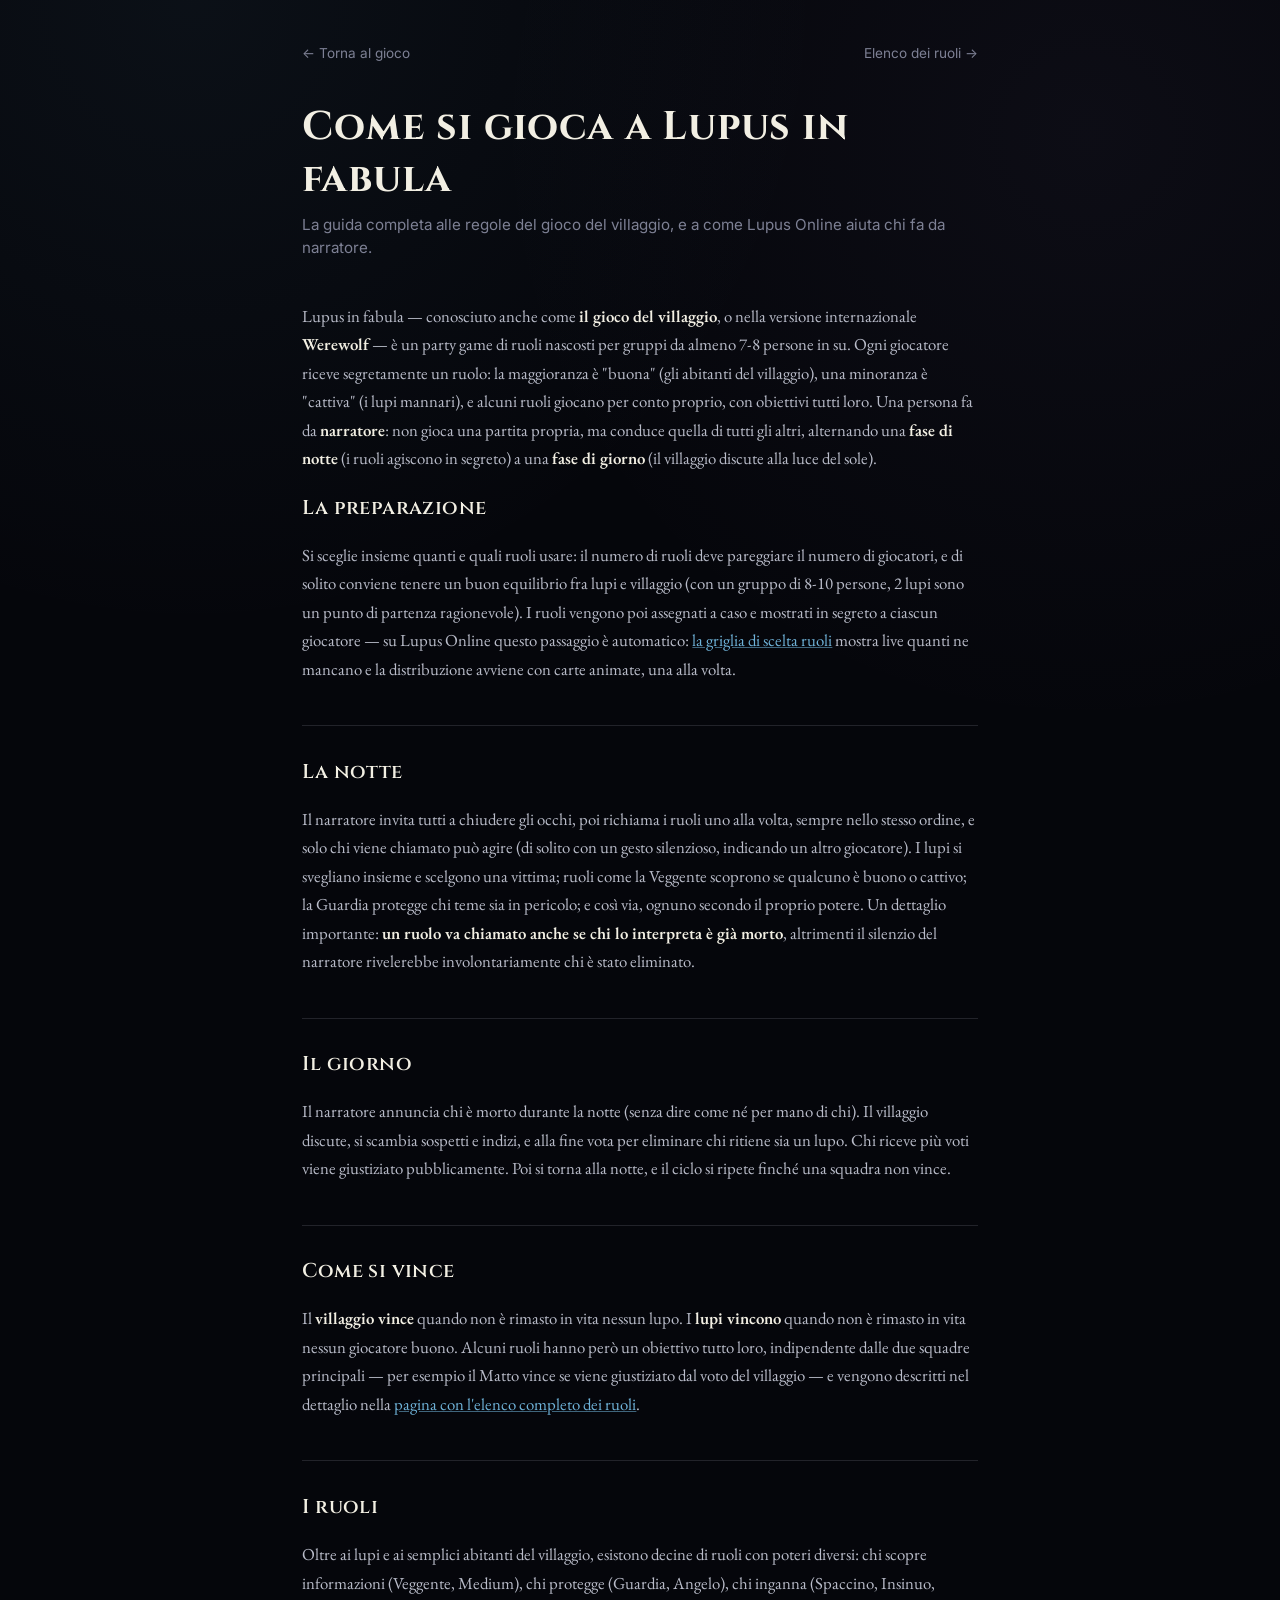
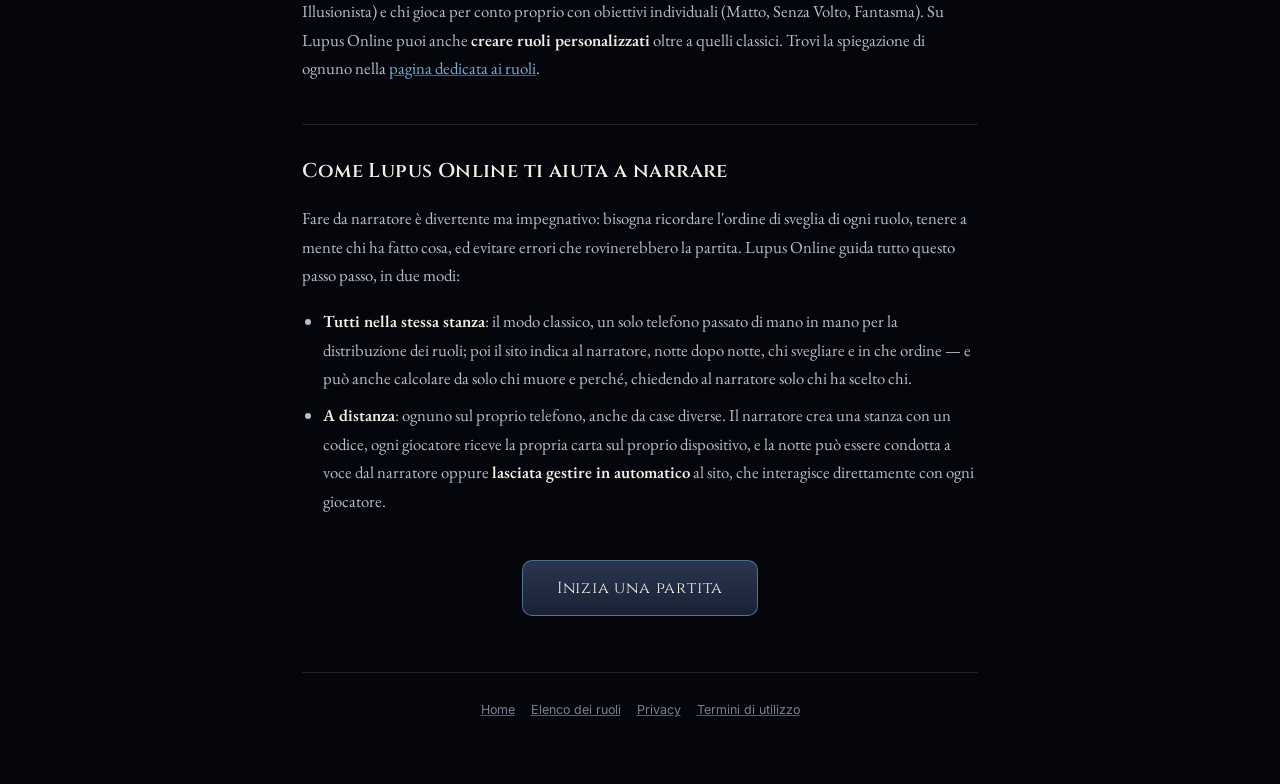
<file: come-si-gioca.html>
<!DOCTYPE html>
<html lang="it">
<head>
    <meta charset="UTF-8">
    <meta name="viewport" content="width=device-width, initial-scale=1.0">
    <title>Come si gioca a Lupus in fabula — Regole e guida completa | Lupus</title>
    <meta name="description" content="Le regole di Lupus in fabula (il gioco del villaggio) spiegate passo passo: preparazione, fase di notte, fase di giorno, come si vince e come usare Lupus Online per narrare una partita dal vivo o a distanza.">
    <meta name="keywords" content="come si gioca a lupus in fabula, regole lupus in fabula, regole gioco del villaggio, come si gioca a werewolf, regole mafia party game">
    <meta name="robots" content="index, follow">
    <link rel="canonical" href="https://www.lupusonline.it/come-si-gioca">

    <meta property="og:type" content="article">
    <meta property="og:url" content="https://www.lupusonline.it/come-si-gioca">
    <meta property="og:title" content="Come si gioca a Lupus in fabula — Regole e guida completa">
    <meta property="og:description" content="Preparazione, notte, giorno, vittoria: le regole di Lupus in fabula spiegate passo passo, con la guida per narrare una partita usando Lupus Online.">
    <meta property="og:site_name" content="Lupus in Fabula Online">
    <meta property="og:image" content="https://www.lupusonline.it/assets/icons/og-image.png">
    <meta property="og:locale" content="it_IT">

    <link rel="icon" type="image/png" href="./assets/icons/icon-192.png">
    <link rel="preconnect" href="https://fonts.googleapis.com">
    <link rel="preconnect" href="https://fonts.gstatic.com" crossorigin>
    <link href="https://fonts.googleapis.com/css2?family=Cinzel:wght@500;600;700&family=EB+Garamond:ital,wght@0,400;0,500;1,400&family=Inter:wght@400;500;600;700&display=swap" rel="stylesheet">
    <link rel="stylesheet" href="./assets/contenuti.css">

    <script type="application/ld+json">
    {
      "@context": "https://schema.org",
      "@type": "Article",
      "headline": "Come si gioca a Lupus in fabula",
      "description": "Le regole di Lupus in fabula spiegate passo passo: preparazione, fase di notte, fase di giorno, come si vince.",
      "inLanguage": "it",
      "mainEntityOfPage": "https://www.lupusonline.it/come-si-gioca",
      "publisher": {
        "@type": "Organization",
        "name": "Lupus in Fabula Online",
        "url": "https://www.lupusonline.it/"
      }
    }
    </script>
</head>
<body>
    <div class="pagina">
        <div class="pagina-nav-alto">
            <a class="torna" href="./">← Torna al gioco</a>
            <a class="torna" href="./ruoli">Elenco dei ruoli →</a>
        </div>

        <h1>Come si gioca a Lupus in fabula</h1>
        <p class="sottotitolo-pagina">La guida completa alle regole del gioco del villaggio, e a come Lupus Online aiuta chi fa da narratore.</p>

        <p>Lupus in fabula — conosciuto anche come <strong>il gioco del villaggio</strong>, o nella versione internazionale <strong>Werewolf</strong> — è un party game di ruoli nascosti per gruppi da almeno 7-8 persone in su. Ogni giocatore riceve segretamente un ruolo: la maggioranza è "buona" (gli abitanti del villaggio), una minoranza è "cattiva" (i lupi mannari), e alcuni ruoli giocano per conto proprio, con obiettivi tutti loro. Una persona fa da <strong>narratore</strong>: non gioca una partita propria, ma conduce quella di tutti gli altri, alternando una <strong>fase di notte</strong> (i ruoli agiscono in segreto) a una <strong>fase di giorno</strong> (il villaggio discute alla luce del sole).</p>

        <h2>La preparazione</h2>
        <p>Si sceglie insieme quanti e quali ruoli usare: il numero di ruoli deve pareggiare il numero di giocatori, e di solito conviene tenere un buon equilibrio fra lupi e villaggio (con un gruppo di 8-10 persone, 2 lupi sono un punto di partenza ragionevole). I ruoli vengono poi assegnati a caso e mostrati in segreto a ciascun giocatore — su Lupus Online questo passaggio è automatico: <a href="./">la griglia di scelta ruoli</a> mostra live quanti ne mancano e la distribuzione avviene con carte animate, una alla volta.</p>

        <h2>La notte</h2>
        <p>Il narratore invita tutti a chiudere gli occhi, poi richiama i ruoli uno alla volta, sempre nello stesso ordine, e solo chi viene chiamato può agire (di solito con un gesto silenzioso, indicando un altro giocatore). I lupi si svegliano insieme e scelgono una vittima; ruoli come la Veggente scoprono se qualcuno è buono o cattivo; la Guardia protegge chi teme sia in pericolo; e così via, ognuno secondo il proprio potere. Un dettaglio importante: <strong>un ruolo va chiamato anche se chi lo interpreta è già morto</strong>, altrimenti il silenzio del narratore rivelerebbe involontariamente chi è stato eliminato.</p>

        <h2>Il giorno</h2>
        <p>Il narratore annuncia chi è morto durante la notte (senza dire come né per mano di chi). Il villaggio discute, si scambia sospetti e indizi, e alla fine vota per eliminare chi ritiene sia un lupo. Chi riceve più voti viene giustiziato pubblicamente. Poi si torna alla notte, e il ciclo si ripete finché una squadra non vince.</p>

        <h2>Come si vince</h2>
        <p>Il <strong>villaggio vince</strong> quando non è rimasto in vita nessun lupo. I <strong>lupi vincono</strong> quando non è rimasto in vita nessun giocatore buono. Alcuni ruoli hanno però un obiettivo tutto loro, indipendente dalle due squadre principali — per esempio il Matto vince se viene giustiziato dal voto del villaggio — e vengono descritti nel dettaglio nella <a href="./ruoli">pagina con l'elenco completo dei ruoli</a>.</p>

        <h2>I ruoli</h2>
        <p>Oltre ai lupi e ai semplici abitanti del villaggio, esistono decine di ruoli con poteri diversi: chi scopre informazioni (Veggente, Medium), chi protegge (Guardia, Angelo), chi inganna (Spaccino, Insinuo, Illusionista) e chi gioca per conto proprio con obiettivi individuali (Matto, Senza Volto, Fantasma). Su Lupus Online puoi anche <strong>creare ruoli personalizzati</strong> oltre a quelli classici. Trovi la spiegazione di ognuno nella <a href="./ruoli">pagina dedicata ai ruoli</a>.</p>

        <h2>Come Lupus Online ti aiuta a narrare</h2>
        <p>Fare da narratore è divertente ma impegnativo: bisogna ricordare l'ordine di sveglia di ogni ruolo, tenere a mente chi ha fatto cosa, ed evitare errori che rovinerebbero la partita. Lupus Online guida tutto questo passo passo, in due modi:</p>
        <ul>
            <li><strong>Tutti nella stessa stanza</strong>: il modo classico, un solo telefono passato di mano in mano per la distribuzione dei ruoli; poi il sito indica al narratore, notte dopo notte, chi svegliare e in che ordine — e può anche calcolare da solo chi muore e perché, chiedendo al narratore solo chi ha scelto chi.</li>
            <li><strong>A distanza</strong>: ognuno sul proprio telefono, anche da case diverse. Il narratore crea una stanza con un codice, ogni giocatore riceve la propria carta sul proprio dispositivo, e la notte può essere condotta a voce dal narratore oppure <strong>lasciata gestire in automatico</strong> al sito, che interagisce direttamente con ogni giocatore.</li>
        </ul>

        <div class="cta-wrap">
            <a class="cta" href="./">Inizia una partita</a>
        </div>

        <footer class="pagina-footer">
            <a href="./">Home</a>
            <a href="./ruoli">Elenco dei ruoli</a>
            <a href="./privacy">Privacy</a>
            <a href="./termini">Termini di utilizzo</a>
        </footer>
    </div>
</body>
</html>
</file>
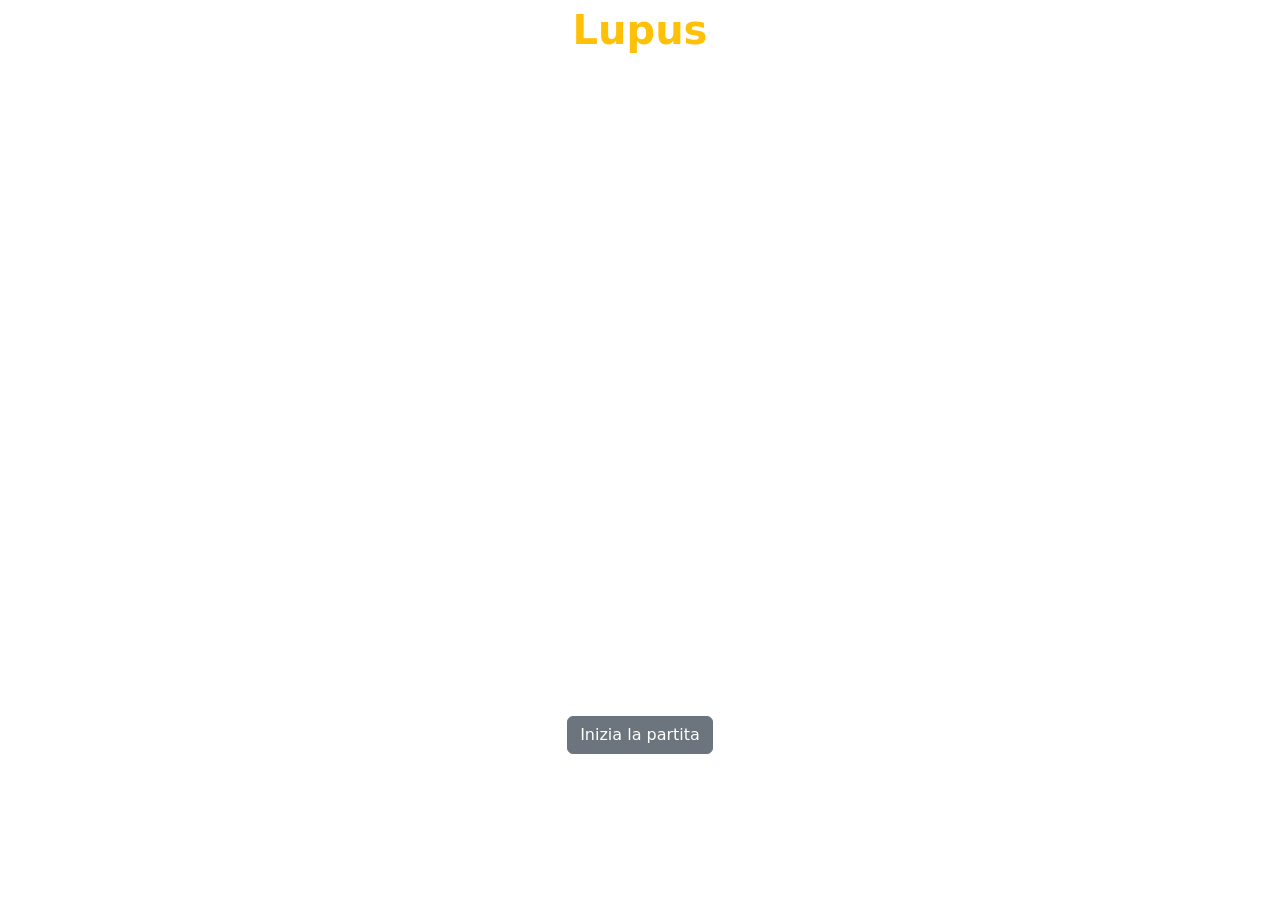
<file: index_v1.html>
<!DOCTYPE html>
<html>
    <head>
        <link rel="stylesheet" href="./bootstrap/css/bootstrap.css" />
        <script src="https://cdn.jsdelivr.net/npm/bootstrap@5.2.3/dist/js/bootstrap.bundle.min.js"></script>
        <meta charset="UTF-8">
        <meta http-equiv="X-UA-Compatible" content="IE=edge">
        <meta name="viewport" content="width=device-width, initial-scale=1.0">
        <script>
            var giocatori=[]
            var ruoli_partita=[]
            var ruoli_gioco=['lupo','veggente','medium','guardia','matto',
            'cacciatore','indemoniato','contadino','angelo','spaccino','insinuo',
            'illusionista','puttana','senzaVolto','inquisitore','neomelodico','fantasma']
            var info_ruoli={'lupo':'I lupi sono giocatori cattivi e durante la notte indicano un abitante del villaggio da ammazzare',
            'veggente': 'Il veggente è un giocatore buono e durante la notte indica un abitante del villaggio e il narratore gli dice se è buono o cattivo',
            'medium': 'Il medium è un giocatore buono e durante la notte indica un giocatore morto e il narratore gli dice se era buono, cattivo o se era il matto qualora fosse presente',
            'guardia':'La guardia è un giocatore buono e durante la notte indica un giocatore da proteggere dall\'attacco dei lupi, se sceglie la stessa persona dei lupi quest\'ultima non muore. Può proteggere anche se stesso ma nessuno per 2 volte di fila',
            'matto': "Il matto fa parte dei giocatori buoni ma gioca per conto suo. Vince se durante il giorno viene ammazzato dal villaggio",
            'cacciatore':'Il cacciatore è un giocatore buono, può sparare una volta in tutta la partita durante il giorno per uccidere chiunque lui voglia, se uccide il matto il matto non vince',
            'indemoniato' :'L\'indemoniato è un ruolo cattivo che però risulta buono agli occhi di veggente e medium. Non ha nessun potere ma gioca dalla parte dei lupi e vince con essi',
            'contadino' : 'Il contadino è un giocatore buono che non ha alcun potere e deve cercare di eliminare i lupi',
            'angelo' : 'L\'angelo, o angelo custode, è un ruolo buono che durante la prima notte indica un giocatore. Da quel momento, fino alla morte dell\'angelo, se il giocatore indicato viene ucciso per qualsiasi motivo, al posto suo muore l\'angelo',
            'spaccino':'Lo spaccino è un ruolo cattivo e i lupi sanno chi è. Ogni notte indica un giocatore al quale viene modificato il ruolo. Per i ruoli che ricevono una risposta, la risposta viene invertita, quindi se il veggente viene indicato dallo spaccino, nel momento in cui chiede di un giocatore, se il giocatore è buono il narratore gli dirà che è cattivo. Se invece lo spaccino indica un ruolo che deve scegliere una persona, il potere viene esercitato sul giocatore alla destra di quello indicato. Quindi se lo spaccino indica la guardia, essa proteggerà la persona alla destra di quella che prova a proteggere.',
            'insinuo':'L\insinuo è un ruolo cattivo che gioca con i lupi. Di notte indica una persona che viene vista cattiva dal veggente',
            'illusionista': 'L\'illusionista è un giocatore cattivo che gioca con i lupi e viene visto come tale. Durante la notte indica un giocatore e gli blocca i poteri per quel turno',
            'puttana':'La puttana è un giocatore buono che ogni notte indica una persona da proteggere dai lupi. Se però viene ammazzata muore sia lei che la persona che ha protetto',
            'senzaVolto':'Il senzaVolto è un personaggio individuale. Ha il potere di resuscitare un giocatore appena morto a patto che sia contadino o lupo. Se resuscita 3 personaggi vince. Se il veggente lo controlla muore',
            'inquisitore': 'L\'inquisitore è un giocatore buono che durante il giorno può chiedere ad un giocatore se è un lupo. Il giocatore è costretto a rispondere con la verità. Se il giocaotre a cui ha fatto la domanda risponde, l\'inquisitore perde definitivamente il suo potere, e se il giocatore è buono perde anche il diritto al voto. Se il giocatore indicato è un lupo e non risponde morirà durante la notte seguente e l\'inquisitore manterrà il suo potere',
            'neomelodico':'Il neomelodico è un ruolo buono che una volta a partita può scegliere una notte in cui non muore nessuno',
            'fantasma': 'Il fantasma gioca per conto suo. Durante la notte non può essere ucciso dai lupi. L\'obiettivo del fantasma è di possedere un giocatore. Può farlo indicandolo di notte. Per possederlo deve indicarlo per 5 notti di fila. La persona che viene indicata dal fantasma sa che il fantasma sta agendo su di se. Se il fantasma indica o viene indicato dal veggente muore',
            'narratore':'Area testuale per aiutare il narratore dove può scrivere o che un giocatore è stato ucciso o su chi ha esercitato il potere un giocatore'}
            var ng
            var lupi
            var contadini
            var cont_g=0;
            var turno=0
            
            function refresh(){
              window.open("index_v1.html","_self")
            }

            function info(ruolo){
//              alert(info_ruoli[ruolo])
              document.getElementById('info_ruoli').style.display="block"
              document.getElementById('info_ruolo_ruolo').innerHTML=ruolo
              document.getElementById('info_ruolo_value').innerHTML=info_ruoli[ruolo]
            }

            function chiudiC(){
              var modal = document.getElementById("numC");
              modal.style.display = "none";
              document.getElementById("contadino").checked=false
            }
            function chiudiL(){
              var modal = document.getElementById("numL");
              document.getElementById("lupo").checked=false
              modal.style.display = "none";
          }
            function chiudi_info(){
              var modal = document.getElementById("info_ruoli");
              modal.style.display = "none";
          }
          function mostra_ruoli(){
            document.getElementById("tabella").style.display="flex"
            document.getElementById("mosNas").innerHTML="Nascondi ruoli"
            document.getElementById("mosNas").setAttribute("onclick","nascondi_ruoli()")
          }
          function nascondi_ruoli(){
            document.getElementById("tabella").style.display="none"
            document.getElementById("mosNas").innerHTML="Mostra ruoli"
            document.getElementById("mosNas").setAttribute("onclick","mostra_ruoli()")
          }
            function modal_giocatori(){
                var modal=document.getElementById("numG")
                modal.style.display="block"
            }
            function inserisci_nomi(){
                document.getElementById("numG").style.display="none"
                ng=parseInt(document.getElementById("ng").value)
                document.getElementById("nomiG").style.display="block"
            }
            function leggi_nomi(){
                if(cont_g<ng-1){
                    giocatori.push(document.getElementById("nomeg").value)
                    cont_g+=1
                    document.getElementById("posG").innerHTML=cont_g+1
                    document.getElementById("nomeg").value=""
                }
                else{
                    giocatori.push(document.getElementById("nomeg").value)
                    document.getElementById("nomiG").style.display="none"
                    document.getElementById("ruoli").style.display="block"
                    document.getElementById("titolo_ruoli").innerHTML="SCEGLI "+ng+" RUOLI"
                    
                }
            }
            function acquisisci_ruoli(){
              ruoli_gioco.forEach((ruolo)=>{
                if(document.getElementById(ruolo).checked==true){
                  if(ruolo=='lupo'){
                    for(let i=0;i<lupi;i++){
                      ruoli_partita.push(ruolo)
                    }
                  }
                  else if(ruolo=='contadino'){
                    for(let i=0;i<contadini;i++){
                      ruoli_partita.push(ruolo)
                    }
                  }
                  else{
                    ruoli_partita.push(ruolo)
                  }
                }
              })
              if(ruoli_partita.length==ng){
                document.getElementById("ruoli").style.display="none"
                consegna_ruoli()
              }
              else{
                alert("numero giocaotri e personaggi deve essere uguale")
              }
            }
            function shuffleArray(array) {
              for (let i = array.length - 1; i > 0; i--) {
                const j = Math.floor(Math.random() * (i + 1));
                [array[i], array[j]] = [array[j], array[i]];
              }
              return array;
            }
            function consegna_ruoli(){
              ruoli_partita=shuffleArray(ruoli_partita)
              cambia_ruolo()
              document.getElementById("Ruoli").style.display="block"
            }
            function cambia_ruolo(){
              if(turno==ng){
                document.getElementById("Ruoli").style.display="none"
                lista_narratore()
              }
              document.getElementById("turno_giocatore").innerHTML="Passa il telefono a "+giocatori[turno]
              document.getElementById("rivela_ruolo").innerHTML=ruoli_partita[turno]
              document.getElementById("rivela_ruolo").style.display="none";
              turno+=1
            }
            function mostra(){
            document.getElementById("rivela_ruolo").style.display="block";
          }           

          function lista_narratore(){
            var tabella=document.getElementById("tabella")
            var riga
            var nome
            var area_testo
            for(let i=1;i<ng+1;i++){
              //aggiungi in una tabella che all'inizio è hidden
              riga = tabella.insertRow(i);
              nome= riga.insertCell(0);
              ruolo=riga.insertCell(1);
              area_testo=riga.insertCell(2)
              nome.innerHTML=giocatori[i-1]
              ruolo.innerHTML=ruoli_partita[i-1]
              area_testo.innerHTML='<input type="text" style="width:100px">'
            }
            document.getElementById("mosNas").style.display="flex";
            document.getElementById("inizia").innerHTML="Annulla partita";
            document.getElementById("inizia").setAttribute("onclick","refresh()");
          }

            function inserisci_numero_lupi(){
              if(document.getElementById('lupo').checked==true){
                document.getElementById("numL").style.display="block"
              }
              else{
                document.getElementById('lupo_2').innerHTML='Lupo'
                lupi=0
              }
            }

            function inserisci_lupi(){
              document.getElementById("numL").style.display="none"
              lupi=document.getElementById('numeroL').value
              document.getElementById('lupo_2').innerHTML='lupi '+lupi
            }

            function inserisci_numero_contadini(){
              if(document.getElementById('contadino').checked==true)
                document.getElementById("numC").style.display="block"
              else{
                document.getElementById('lupo_2').innerHTML='Contadino'
                contadini=0
              }
            }

            function inserisci_contadini(){
              document.getElementById("numC").style.display="none"
              contadini=document.getElementById('numeroC').value
              document.getElementById('contadino_2').innerHTML='contadini '+contadini
            }
        </script>
        <style>
            /*body{
                background-color: blueviolet;
            }*/
            .animated-background {
              overflow: hidden;
            }
            .animated-background video {
              position: absolute;
              top: 0;
              left: 0;
              width: 100%;
              height: 100%;
              object-fit: cover;
              z-index: -1;
            }
            .titolo{
                display: grid;
                align-items: center;
                justify-content: center;
            }
            .inizia-partita{
                margin-top: 50%;
                display: grid;
                align-items: center;
                justify-content: center;
            }
        </style>
    </head>
    <body>
        <div id="numC" class="modal" style="z-index: 100000;" tabindex="-1" role="dialog">
            <div class="modal-dialog" role="document">
              <div class="modal-content">
                <div class="modal-header">
                  <h5 class="modal-title">SCEGLI IL NUMERO</h5>
                  
                </div>
                <div class="modal-body" style="justify-content: center; align-items: center; display: grid;">
                  <p>Scrivi qui il numero.</p>
                  <input id="numeroC" type="number" autocomplete="off">
                  <br><br>
                </div>
                <div class="modal-footer">
                  <button type="button" class="btn btn-primary" onclick="inserisci_contadini()">Invio</button>
                  <button type="button" class="btn btn-secondary" data-dismiss="modal" onclick="chiudiC()">Chiudi</button>
                </div>
              </div>
            </div>
        </div>
        <div id="info_ruoli" class="modal" tabindex="-1" role="dialog" style="z-index: 100000;">
            <div class="modal-dialog" role="document">
              <div class="modal-content">
                <div class="modal-header">
                  <h5 class="modal-title" id="info_ruolo_ruolo"></h5>
                  
                </div>
                <div class="modal-body" style="justify-content: center; align-items: center; display: grid;">
                  <p id="info_ruolo_value"></p>
                  
                </div>
                <div class="modal-footer">
                  <button type="button" class="btn btn-secondary" data-dismiss="modal" onclick="chiudi_info()">Chiudi</button>
                </div>
              </div>
            </div>
        </div>
        <div id="Ruoli" class="modal" tabindex="-1" role="dialog">
            <div class="modal-dialog" role="document">
              <div class="modal-content">
                <div class="modal-header">
                  <h5 class="modal-title" id="turno_giocatore"></h5>
                  
                </div>
                <div class="modal-body" style="justify-content: center; align-items: center; display: grid;">
                  <p id="rivela_ruolo"></p>
                  
                </div>
                <div class="modal-footer">
                  <button type="button" class="btn btn-primary" onclick="mostra()">Mostra Ruolo</button>
                  <button type="button" class="btn btn-secondary" data-dismiss="modal" onclick="cambia_ruolo()">Prossimo giocatore</button>
                </div>
              </div>
            </div>
        </div>
        <div id="numL" class="modal" style="z-index: 100000;" tabindex="-1" role="dialog">
            <div class="modal-dialog" role="document">
              <div class="modal-content">
                <div class="modal-header">
                  <h5 class="modal-title">SCEGLI IL NUMERO</h5>
                  
                </div>
                <div class="modal-body" style="justify-content: center; align-items: center; display: grid;">
                  <p>Scrivi qui il numero.</p>
                  <input id="numeroL" type="number" autocomplete="off">
                  <br><br>
                </div>
                <div class="modal-footer">
                  <button type="button" class="btn btn-primary" onclick="inserisci_lupi()">Invio</button>
                  <button type="button" class="btn btn-secondary" data-dismiss="modal" onclick="chiudiL()">Chiudi</button>
                </div>
              </div>
            </div>
        </div>
        <div id="numG" class="modal" tabindex="-1" role="dialog">
            <div class="modal-dialog" role="document">
              <div class="modal-content">
                <div class="modal-header">
                  <h5 class="modal-title">SCEGLI IL NUMERO DI GIOCATORI</h5>
                  
                </div>
                <div class="modal-body" style="justify-content: center; align-items: center; display: grid;">
                  <p>Scrivi qui il numero.</p>
                  <input id="ng" type="number" autocomplete="off">
                  <br><br>
                </div>
                <div class="modal-footer">
                  <button type="button" class="btn btn-primary" onclick="inserisci_nomi()">Invio</button>
                  <button type="button" class="btn btn-secondary" data-dismiss="modal" onclick="refresh()">Annulla partita</button>
                </div>
              </div>
            </div>
        </div>
        <div id="nomiG" class="modal" tabindex="-1" role="dialog">
            <div class="modal-dialog" role="document">
              <div class="modal-content">
                <div class="modal-header">
                  <h5 class="modal-title">NOMI GIOCATORI</h5>
                  
                </div>
                <div class="modal-body" style="justify-content: center; align-items: center; display: grid;">
                  <p>Nome giocatore </p><p id="posG">1</p>
                  <input id="nomeg" type="text" autocomplete="off">
                  <br><br>
                </div>
                <div class="modal-footer">
                  <button type="button" class="btn btn-primary" onclick="leggi_nomi()">Invio</button>
                  <button type="button" class="btn btn-secondary" data-dismiss="modal" onclick="refresh()">Annulla partita</button>
                </div>
              </div>
            </div>
        </div>
        <div id="ruoli" class="modal" tabindex="-1" role="dialog">
            <div class="modal-dialog" role="document">
              <div class="modal-content">
                <div class="modal-header">
                  <h5 class="modal-title" id="titolo_ruoli"></h5>
                  
                </div>
                <div class="modal-body" style="justify-content: center;
                display: grid;
                justify-items: center;
                grid-template-columns: repeat(4,1fr);
                gap: 3px">
                  <input type="checkbox" class="btn-check" id="lupo" onclick="inserisci_numero_lupi()">
                  <label class="btn btn-outline-primary" for="lupo" id="lupo_2">Lupo</label>
                  <button class="btn btn-secondary" onclick="info('lupo')"><svg xmlns="http://www.w3.org/2000/svg" width="16" height="16" fill="currentColor" class="bi bi-info-circle" viewBox="0 0 16 16">
                    <path d="M8 15A7 7 0 1 1 8 1a7 7 0 0 1 0 14zm0 1A8 8 0 1 0 8 0a8 8 0 0 0 0 16z"></path>
                    <path d="m8.93 6.588-2.29.287-.082.38.45.083c.294.07.352.176.288.469l-.738 3.468c-.194.897.105 1.319.808 1.319.545 0 1.178-.252 1.465-.598l.088-.416c-.2.176-.492.246-.686.246-.275 0-.375-.193-.304-.533L8.93 6.588zM9 4.5a1 1 0 1 1-2 0 1 1 0 0 1 2 0z"></path>
                  </svg></button>
                  <input type="checkbox" class="btn-check" id="contadino" onclick="inserisci_numero_contadini()">
                  <label class="btn btn-outline-primary" for="contadino" id="contadino_2">contadino</label>
                  <button class="btn btn-secondary" onclick="info('contadino')"><svg xmlns="http://www.w3.org/2000/svg" width="16" height="16" fill="currentColor" class="bi bi-info-circle" viewBox="0 0 16 16">
                    <path d="M8 15A7 7 0 1 1 8 1a7 7 0 0 1 0 14zm0 1A8 8 0 1 0 8 0a8 8 0 0 0 0 16z"></path>
                    <path d="m8.93 6.588-2.29.287-.082.38.45.083c.294.07.352.176.288.469l-.738 3.468c-.194.897.105 1.319.808 1.319.545 0 1.178-.252 1.465-.598l.088-.416c-.2.176-.492.246-.686.246-.275 0-.375-.193-.304-.533L8.93 6.588zM9 4.5a1 1 0 1 1-2 0 1 1 0 0 1 2 0z"></path>
                  </svg></button>
                  <input type="checkbox" class="btn-check" id="veggente">
                  <label class="btn btn-outline-primary" for="veggente">veggente</label>
                  <button class="btn btn-secondary" onclick="info('veggente')"><svg xmlns="http://www.w3.org/2000/svg" width="16" height="16" fill="currentColor" class="bi bi-info-circle" viewBox="0 0 16 16">
                    <path d="M8 15A7 7 0 1 1 8 1a7 7 0 0 1 0 14zm0 1A8 8 0 1 0 8 0a8 8 0 0 0 0 16z"></path>
                    <path d="m8.93 6.588-2.29.287-.082.38.45.083c.294.07.352.176.288.469l-.738 3.468c-.194.897.105 1.319.808 1.319.545 0 1.178-.252 1.465-.598l.088-.416c-.2.176-.492.246-.686.246-.275 0-.375-.193-.304-.533L8.93 6.588zM9 4.5a1 1 0 1 1-2 0 1 1 0 0 1 2 0z"></path>
                  </svg></button>
                  <input type="checkbox" class="btn-check" id="guardia">
                  <label class="btn btn-outline-primary" for="guardia">guardia</label>
                  <button class="btn btn-secondary" onclick="info('guardia')"><svg xmlns="http://www.w3.org/2000/svg" width="16" height="16" fill="currentColor" class="bi bi-info-circle" viewBox="0 0 16 16">
                    <path d="M8 15A7 7 0 1 1 8 1a7 7 0 0 1 0 14zm0 1A8 8 0 1 0 8 0a8 8 0 0 0 0 16z"></path>
                    <path d="m8.93 6.588-2.29.287-.082.38.45.083c.294.07.352.176.288.469l-.738 3.468c-.194.897.105 1.319.808 1.319.545 0 1.178-.252 1.465-.598l.088-.416c-.2.176-.492.246-.686.246-.275 0-.375-.193-.304-.533L8.93 6.588zM9 4.5a1 1 0 1 1-2 0 1 1 0 0 1 2 0z"></path>
                  </svg></button>
                  <input type="checkbox" class="btn-check" id="medium">
                  <label class="btn btn-outline-primary" for="medium">medium</label>
                  <button class="btn btn-secondary" onclick="info('medium')"><svg xmlns="http://www.w3.org/2000/svg" width="16" height="16" fill="currentColor" class="bi bi-info-circle" viewBox="0 0 16 16">
                    <path d="M8 15A7 7 0 1 1 8 1a7 7 0 0 1 0 14zm0 1A8 8 0 1 0 8 0a8 8 0 0 0 0 16z"></path>
                    <path d="m8.93 6.588-2.29.287-.082.38.45.083c.294.07.352.176.288.469l-.738 3.468c-.194.897.105 1.319.808 1.319.545 0 1.178-.252 1.465-.598l.088-.416c-.2.176-.492.246-.686.246-.275 0-.375-.193-.304-.533L8.93 6.588zM9 4.5a1 1 0 1 1-2 0 1 1 0 0 1 2 0z"></path>
                  </svg></button>
                  <input type="checkbox" class="btn-check" id="matto">
                  <label class="btn btn-outline-primary" for="matto">matto</label>
                  <button class="btn btn-secondary" onclick="info('matto')"><svg xmlns="http://www.w3.org/2000/svg" width="16" height="16" fill="currentColor" class="bi bi-info-circle" viewBox="0 0 16 16">
                    <path d="M8 15A7 7 0 1 1 8 1a7 7 0 0 1 0 14zm0 1A8 8 0 1 0 8 0a8 8 0 0 0 0 16z"></path>
                    <path d="m8.93 6.588-2.29.287-.082.38.45.083c.294.07.352.176.288.469l-.738 3.468c-.194.897.105 1.319.808 1.319.545 0 1.178-.252 1.465-.598l.088-.416c-.2.176-.492.246-.686.246-.275 0-.375-.193-.304-.533L8.93 6.588zM9 4.5a1 1 0 1 1-2 0 1 1 0 0 1 2 0z"></path>
                  </svg></button>
                  <input type="checkbox" class="btn-check" id="cacciatore">
                  <label class="btn btn-outline-primary" for="cacciatore">cacciatore</label>
                  <button class="btn btn-secondary" onclick="info('cacciatore')"><svg xmlns="http://www.w3.org/2000/svg" width="16" height="16" fill="currentColor" class="bi bi-info-circle" viewBox="0 0 16 16">
                    <path d="M8 15A7 7 0 1 1 8 1a7 7 0 0 1 0 14zm0 1A8 8 0 1 0 8 0a8 8 0 0 0 0 16z"></path>
                    <path d="m8.93 6.588-2.29.287-.082.38.45.083c.294.07.352.176.288.469l-.738 3.468c-.194.897.105 1.319.808 1.319.545 0 1.178-.252 1.465-.598l.088-.416c-.2.176-.492.246-.686.246-.275 0-.375-.193-.304-.533L8.93 6.588zM9 4.5a1 1 0 1 1-2 0 1 1 0 0 1 2 0z"></path>
                  </svg></button>
                  <input type="checkbox" class="btn-check" id="indemoniato">
                  <label class="btn btn-outline-primary" for="indemoniato">indemoniato</label>
                  <button class="btn btn-secondary" onclick="info('indemoniato')"><svg xmlns="http://www.w3.org/2000/svg" width="16" height="16" fill="currentColor" class="bi bi-info-circle" viewBox="0 0 16 16">
                    <path d="M8 15A7 7 0 1 1 8 1a7 7 0 0 1 0 14zm0 1A8 8 0 1 0 8 0a8 8 0 0 0 0 16z"></path>
                    <path d="m8.93 6.588-2.29.287-.082.38.45.083c.294.07.352.176.288.469l-.738 3.468c-.194.897.105 1.319.808 1.319.545 0 1.178-.252 1.465-.598l.088-.416c-.2.176-.492.246-.686.246-.275 0-.375-.193-.304-.533L8.93 6.588zM9 4.5a1 1 0 1 1-2 0 1 1 0 0 1 2 0z"></path>
                  </svg></button>
                  <input type="checkbox" class="btn-check" id="angelo">
                  <label class="btn btn-outline-primary" for="angelo">angelo</label>
                  <button class="btn btn-secondary" onclick="info('angelo')"><svg xmlns="http://www.w3.org/2000/svg" width="16" height="16" fill="currentColor" class="bi bi-info-circle" viewBox="0 0 16 16">
                    <path d="M8 15A7 7 0 1 1 8 1a7 7 0 0 1 0 14zm0 1A8 8 0 1 0 8 0a8 8 0 0 0 0 16z"></path>
                    <path d="m8.93 6.588-2.29.287-.082.38.45.083c.294.07.352.176.288.469l-.738 3.468c-.194.897.105 1.319.808 1.319.545 0 1.178-.252 1.465-.598l.088-.416c-.2.176-.492.246-.686.246-.275 0-.375-.193-.304-.533L8.93 6.588zM9 4.5a1 1 0 1 1-2 0 1 1 0 0 1 2 0z"></path>
                  </svg></button>
                  <input type="checkbox" class="btn-check" id="spaccino">
                  <label class="btn btn-outline-primary" for="spaccino">spaccino</label>
                  <button class="btn btn-secondary" onclick="info('spaccino')"><svg xmlns="http://www.w3.org/2000/svg" width="16" height="16" fill="currentColor" class="bi bi-info-circle" viewBox="0 0 16 16">
                    <path d="M8 15A7 7 0 1 1 8 1a7 7 0 0 1 0 14zm0 1A8 8 0 1 0 8 0a8 8 0 0 0 0 16z"></path>
                    <path d="m8.93 6.588-2.29.287-.082.38.45.083c.294.07.352.176.288.469l-.738 3.468c-.194.897.105 1.319.808 1.319.545 0 1.178-.252 1.465-.598l.088-.416c-.2.176-.492.246-.686.246-.275 0-.375-.193-.304-.533L8.93 6.588zM9 4.5a1 1 0 1 1-2 0 1 1 0 0 1 2 0z"></path>
                  </svg></button>
                  <input type="checkbox" class="btn-check" id="insinuo">
                  <label class="btn btn-outline-primary" for="insinuo">insinuo</label>
                  <button class="btn btn-secondary" onclick="info('insinuo')"><svg xmlns="http://www.w3.org/2000/svg" width="16" height="16" fill="currentColor" class="bi bi-info-circle" viewBox="0 0 16 16">
                    <path d="M8 15A7 7 0 1 1 8 1a7 7 0 0 1 0 14zm0 1A8 8 0 1 0 8 0a8 8 0 0 0 0 16z"></path>
                    <path d="m8.93 6.588-2.29.287-.082.38.45.083c.294.07.352.176.288.469l-.738 3.468c-.194.897.105 1.319.808 1.319.545 0 1.178-.252 1.465-.598l.088-.416c-.2.176-.492.246-.686.246-.275 0-.375-.193-.304-.533L8.93 6.588zM9 4.5a1 1 0 1 1-2 0 1 1 0 0 1 2 0z"></path>
                  </svg></button>
                  <input type="checkbox" class="btn-check" id="illusionista">
                  <label class="btn btn-outline-primary" for="illusionista">illusionista</label>
                  <button class="btn btn-secondary" onclick="info('illusionista')"><svg xmlns="http://www.w3.org/2000/svg" width="16" height="16" fill="currentColor" class="bi bi-info-circle" viewBox="0 0 16 16">
                    <path d="M8 15A7 7 0 1 1 8 1a7 7 0 0 1 0 14zm0 1A8 8 0 1 0 8 0a8 8 0 0 0 0 16z"></path>
                    <path d="m8.93 6.588-2.29.287-.082.38.45.083c.294.07.352.176.288.469l-.738 3.468c-.194.897.105 1.319.808 1.319.545 0 1.178-.252 1.465-.598l.088-.416c-.2.176-.492.246-.686.246-.275 0-.375-.193-.304-.533L8.93 6.588zM9 4.5a1 1 0 1 1-2 0 1 1 0 0 1 2 0z"></path>
                  </svg></button>
                  <input type="checkbox" class="btn-check" id="puttana">
                  <label class="btn btn-outline-primary" for="puttana">puttana</label>
                  <button class="btn btn-secondary" onclick="info('puttana')"><svg xmlns="http://www.w3.org/2000/svg" width="16" height="16" fill="currentColor" class="bi bi-info-circle" viewBox="0 0 16 16">
                    <path d="M8 15A7 7 0 1 1 8 1a7 7 0 0 1 0 14zm0 1A8 8 0 1 0 8 0a8 8 0 0 0 0 16z"></path>
                    <path d="m8.93 6.588-2.29.287-.082.38.45.083c.294.07.352.176.288.469l-.738 3.468c-.194.897.105 1.319.808 1.319.545 0 1.178-.252 1.465-.598l.088-.416c-.2.176-.492.246-.686.246-.275 0-.375-.193-.304-.533L8.93 6.588zM9 4.5a1 1 0 1 1-2 0 1 1 0 0 1 2 0z"></path>
                  </svg></button>
                  <input type="checkbox" class="btn-check" id="fantasma">
                  <label class="btn btn-outline-primary" for="fantasma">fantasma</label>
                  <button class="btn btn-secondary" onclick="info('fantasma')"><svg xmlns="http://www.w3.org/2000/svg" width="16" height="16" fill="currentColor" class="bi bi-info-circle" viewBox="0 0 16 16">
                    <path d="M8 15A7 7 0 1 1 8 1a7 7 0 0 1 0 14zm0 1A8 8 0 1 0 8 0a8 8 0 0 0 0 16z"></path>
                    <path d="m8.93 6.588-2.29.287-.082.38.45.083c.294.07.352.176.288.469l-.738 3.468c-.194.897.105 1.319.808 1.319.545 0 1.178-.252 1.465-.598l.088-.416c-.2.176-.492.246-.686.246-.275 0-.375-.193-.304-.533L8.93 6.588zM9 4.5a1 1 0 1 1-2 0 1 1 0 0 1 2 0z"></path>
                  </svg></button>
                  <input type="checkbox" class="btn-check" id="neomelodico">
                  <label class="btn btn-outline-primary" for="neomelodico">neomelodico</label>
                  <button class="btn btn-secondary" onclick="info('neomelodico')"><svg xmlns="http://www.w3.org/2000/svg" width="16" height="16" fill="currentColor" class="bi bi-info-circle" viewBox="0 0 16 16">
                    <path d="M8 15A7 7 0 1 1 8 1a7 7 0 0 1 0 14zm0 1A8 8 0 1 0 8 0a8 8 0 0 0 0 16z"></path>
                    <path d="m8.93 6.588-2.29.287-.082.38.45.083c.294.07.352.176.288.469l-.738 3.468c-.194.897.105 1.319.808 1.319.545 0 1.178-.252 1.465-.598l.088-.416c-.2.176-.492.246-.686.246-.275 0-.375-.193-.304-.533L8.93 6.588zM9 4.5a1 1 0 1 1-2 0 1 1 0 0 1 2 0z"></path>
                  </svg></button>
                  <input type="checkbox" class="btn-check" id="inquisitore">
                  <label class="btn btn-outline-primary" for="inquisitore">inquisitore</label>
                  <button class="btn btn-secondary" onclick="info('inquisitore')"><svg xmlns="http://www.w3.org/2000/svg" width="16" height="16" fill="currentColor" class="bi bi-info-circle" viewBox="0 0 16 16">
                    <path d="M8 15A7 7 0 1 1 8 1a7 7 0 0 1 0 14zm0 1A8 8 0 1 0 8 0a8 8 0 0 0 0 16z"></path>
                    <path d="m8.93 6.588-2.29.287-.082.38.45.083c.294.07.352.176.288.469l-.738 3.468c-.194.897.105 1.319.808 1.319.545 0 1.178-.252 1.465-.598l.088-.416c-.2.176-.492.246-.686.246-.275 0-.375-.193-.304-.533L8.93 6.588zM9 4.5a1 1 0 1 1-2 0 1 1 0 0 1 2 0z"></path>
                  </svg></button>
                  <input type="checkbox" class="btn-check" id="senzaVolto">
                  <label class="btn btn-outline-primary" for="senzaVolto">senzaVolto</label>
                  <button class="btn btn-secondary" onclick="info('senzaVolto')"><svg xmlns="http://www.w3.org/2000/svg" width="16" height="16" fill="currentColor" class="bi bi-info-circle" viewBox="0 0 16 16">
                    <path d="M8 15A7 7 0 1 1 8 1a7 7 0 0 1 0 14zm0 1A8 8 0 1 0 8 0a8 8 0 0 0 0 16z"></path>
                    <path d="m8.93 6.588-2.29.287-.082.38.45.083c.294.07.352.176.288.469l-.738 3.468c-.194.897.105 1.319.808 1.319.545 0 1.178-.252 1.465-.598l.088-.416c-.2.176-.492.246-.686.246-.275 0-.375-.193-.304-.533L8.93 6.588zM9 4.5a1 1 0 1 1-2 0 1 1 0 0 1 2 0z"></path>
                  </svg></button>
                </div>
                <div class="modal-footer">
                  <button type="button" class="btn btn-primary" onclick="acquisisci_ruoli()">Invio</button>
                  <button type="button" class="btn btn-secondary" data-dismiss="modal" onclick="refresh()">Annulla partita</button>
                </div>
              </div>
            </div>
        </div>
        <div class="animated-background">
          <video autoplay muted loop>
              <source src="./sfondo.mp4" type="video/mp4">
              <!-- Fornisci eventuali alternative per altri formati video -->
          </video>
          <!-- Il tuo contenuto qui -->
        <div class="titolo">
            <p class="fs-1 fw-bold text-warning">Lupus</p>
        </div>
        <div style="justify-content:center; display:flex">
          <button id="mosNas" style="display: none;" class="btn btn-primary" onclick="mostra_ruoli()">Mostra ruoli</button>
      </div>
      <table class="table table-dark" style="justify-content:center; display:none" id="tabella">
        <thead>
          <tr>
            <td>Giocatore</td>
            <td>Ruolo</td>
            <td>Area testuale <button class="btn btn-secondary" onclick="info('narratore')"><svg xmlns="http://www.w3.org/2000/svg" width="16" height="16" fill="currentColor" class="bi bi-info-circle" viewBox="0 0 16 16">
              <path d="M8 15A7 7 0 1 1 8 1a7 7 0 0 1 0 14zm0 1A8 8 0 1 0 8 0a8 8 0 0 0 0 16z"></path>
              <path d="m8.93 6.588-2.29.287-.082.38.45.083c.294.07.352.176.288.469l-.738 3.468c-.194.897.105 1.319.808 1.319.545 0 1.178-.252 1.465-.598l.088-.416c-.2.176-.492.246-.686.246-.275 0-.375-.193-.304-.533L8.93 6.588zM9 4.5a1 1 0 1 1-2 0 1 1 0 0 1 2 0z"></path>
            </svg></button></td>
          </tr>
        </thead>
      </table>
        <div class="inizia-partita">
            <button id="inizia" class="btn btn-secondary" onclick="modal_giocatori()">Inizia la partita</button>
        </div>
        </div>
    </body>
</html>
</file>
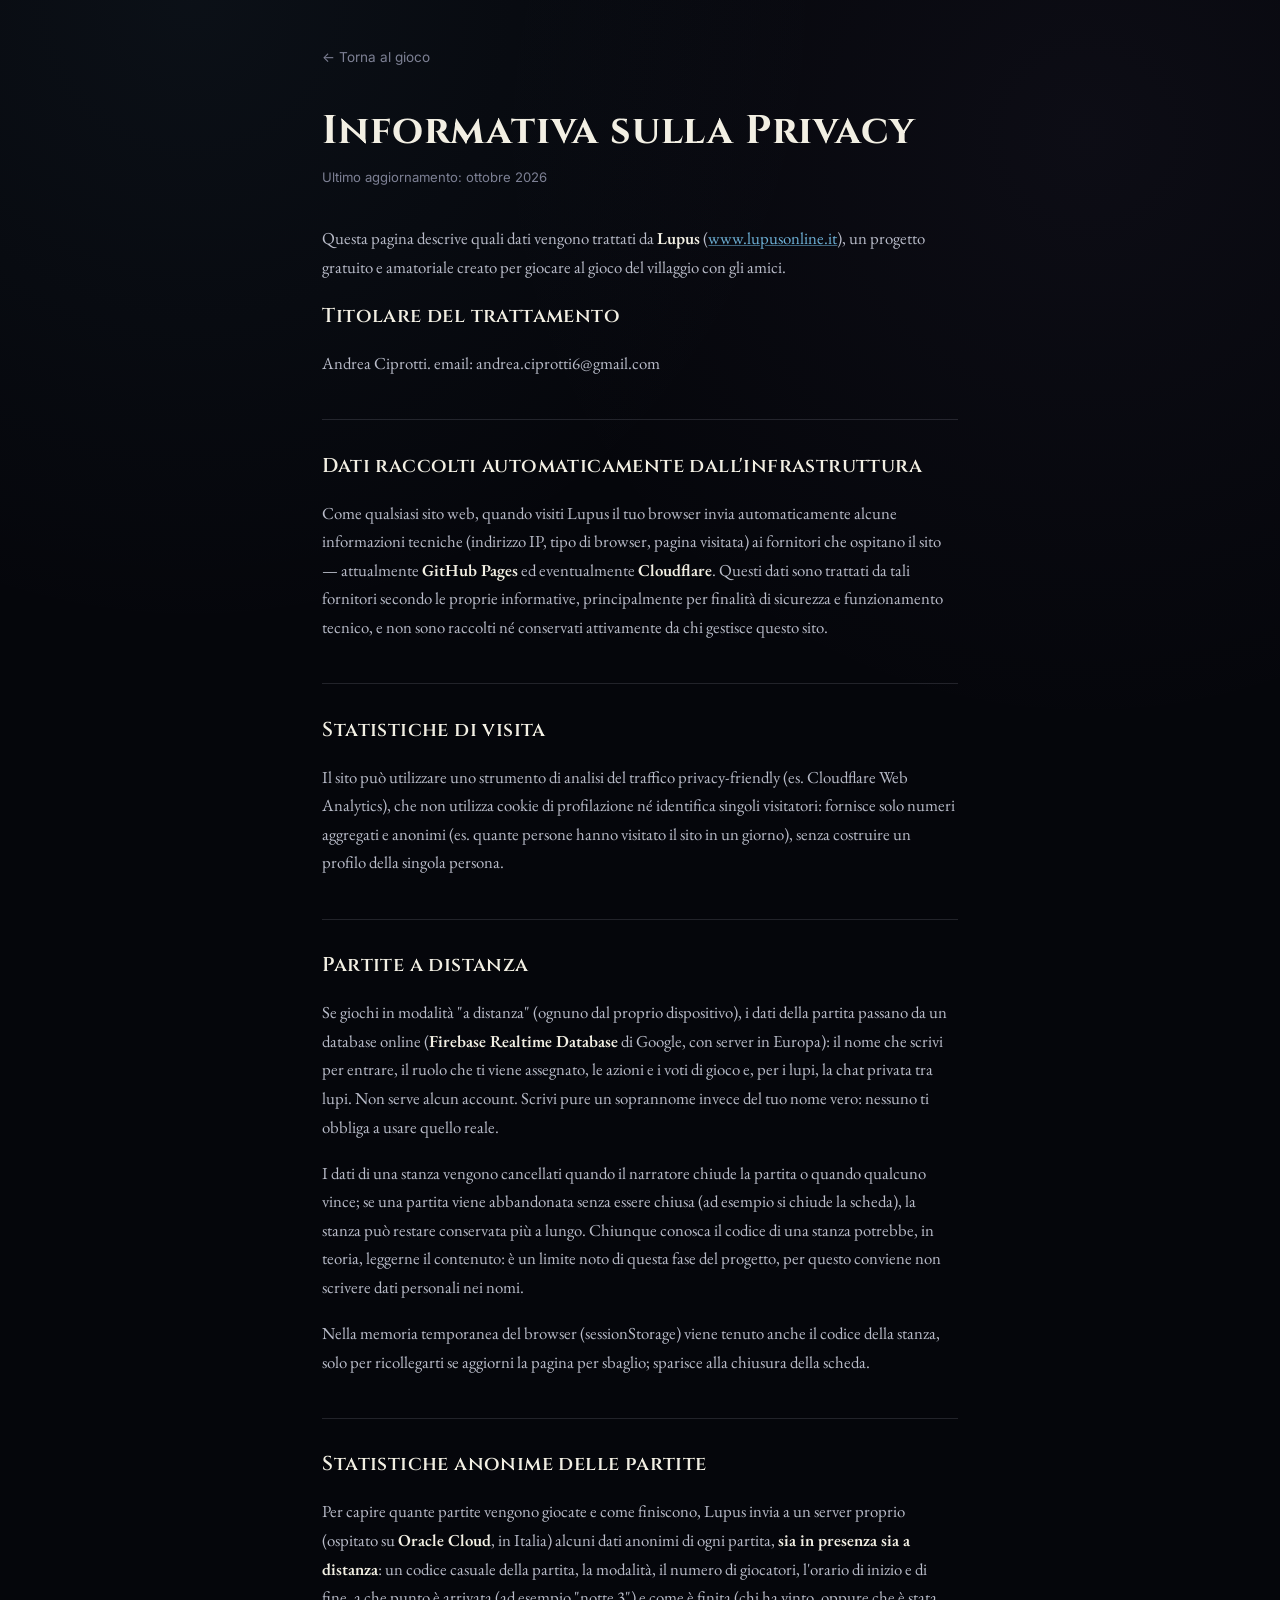
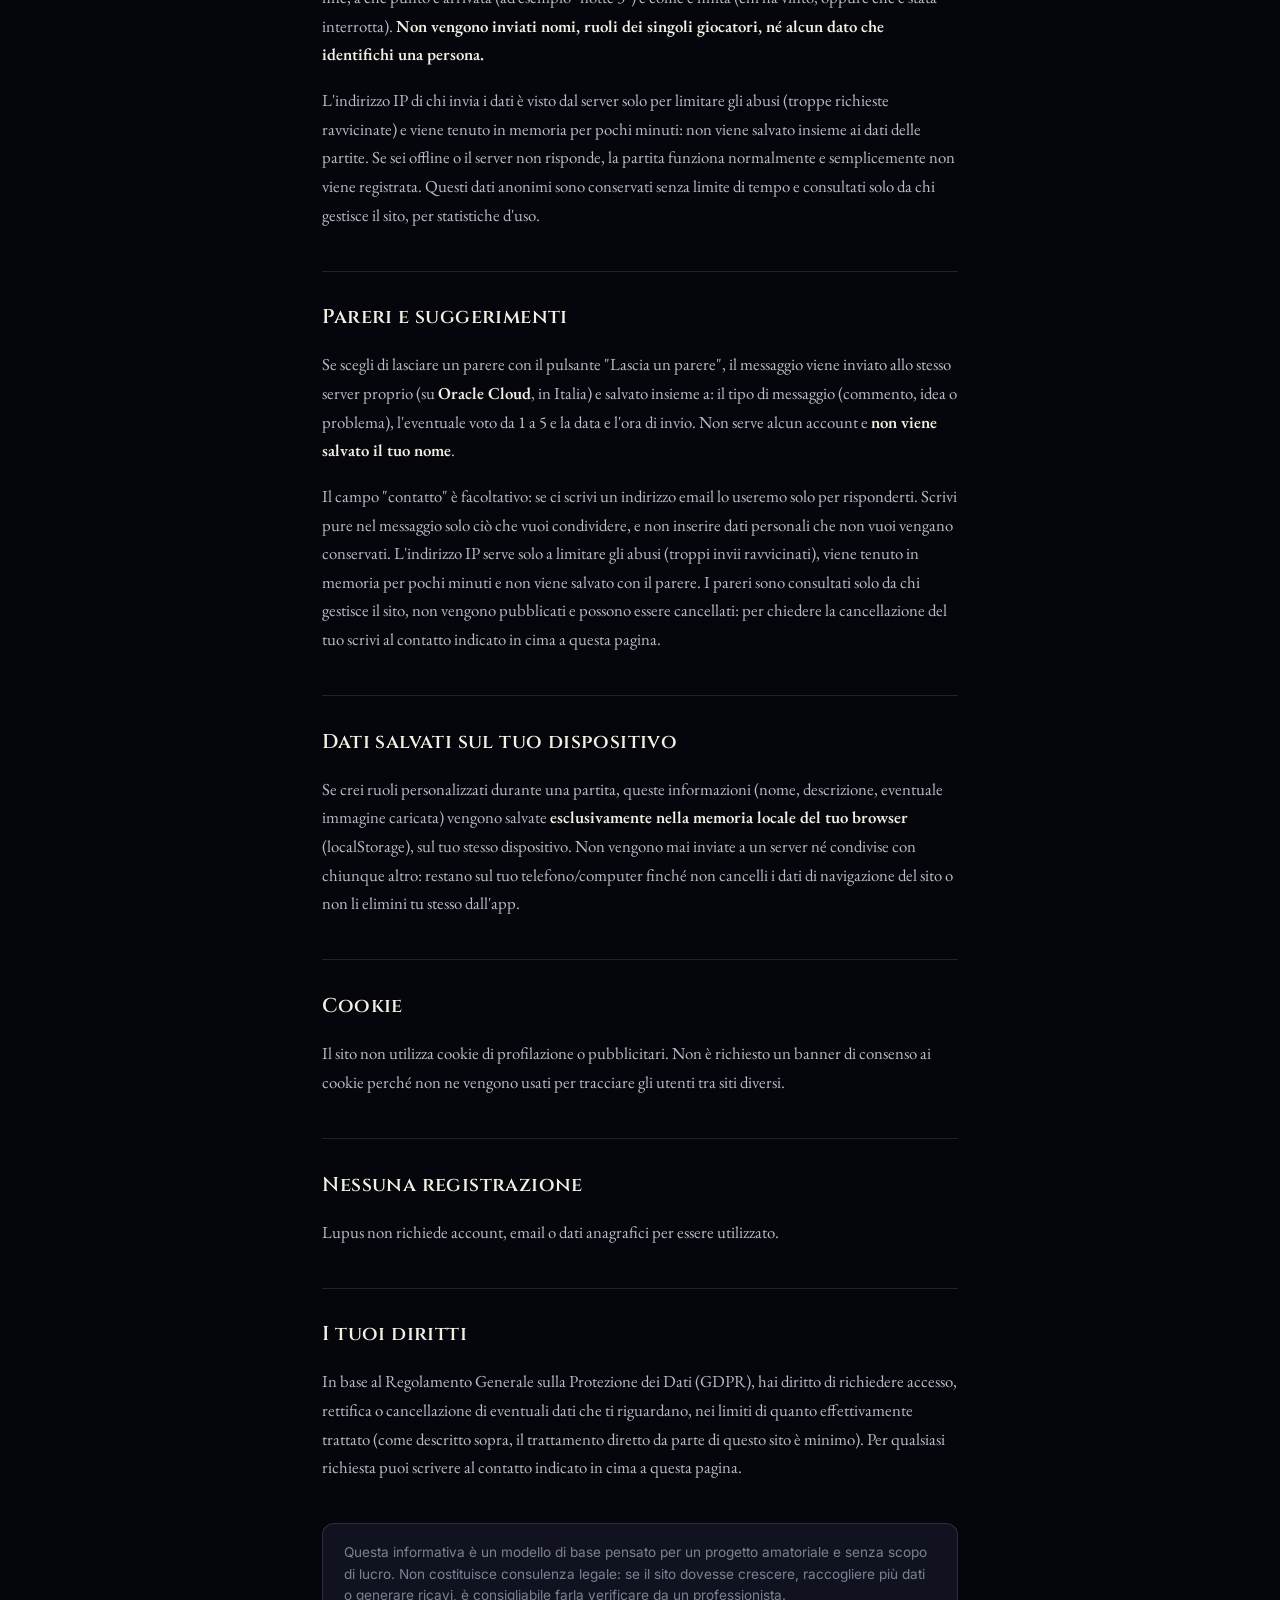
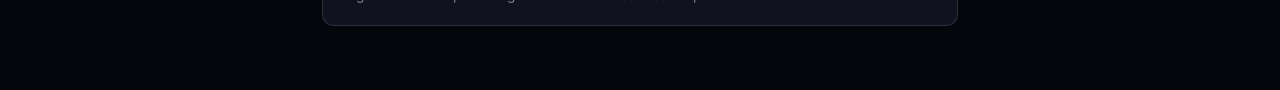
<file: privacy.html>
<!DOCTYPE html>
<html lang="it">
<head>
    <meta charset="UTF-8">
    <meta name="viewport" content="width=device-width, initial-scale=1.0">
    <title>Privacy — Lupus</title>
    <meta name="robots" content="noindex, follow">
    <link rel="icon" type="image/png" href="./assets/icons/icon-192.png">
    <link rel="preconnect" href="https://fonts.googleapis.com">
    <link rel="preconnect" href="https://fonts.gstatic.com" crossorigin>
    <link href="https://fonts.googleapis.com/css2?family=Cinzel:wght@500;600;700&family=EB+Garamond:ital,wght@0,400;0,500;1,400&family=Inter:wght@400;500;600;700&display=swap" rel="stylesheet">
    <link rel="stylesheet" href="./assets/contenuti.css">
</head>
<body>
    <div class="contenuto">
        <a class="torna" href="./">← Torna al gioco</a>
        <h1>Informativa sulla Privacy</h1>
        <p class="aggiornato">Ultimo aggiornamento: ottobre 2026</p>

        <p>Questa pagina descrive quali dati vengono trattati da <strong>Lupus</strong> (<a href="https://www.lupusonline.it">www.lupusonline.it</a>), un progetto gratuito e amatoriale creato per giocare al gioco del villaggio con gli amici.</p>

        <h2>Titolare del trattamento</h2>
        <p>Andrea Ciprotti. email: andrea.ciprotti6@gmail.com</p>

        <h2>Dati raccolti automaticamente dall'infrastruttura</h2>
        <p>Come qualsiasi sito web, quando visiti Lupus il tuo browser invia automaticamente alcune informazioni tecniche (indirizzo IP, tipo di browser, pagina visitata) ai fornitori che ospitano il sito — attualmente <strong>GitHub Pages</strong> ed eventualmente <strong>Cloudflare</strong>. Questi dati sono trattati da tali fornitori secondo le proprie informative, principalmente per finalità di sicurezza e funzionamento tecnico, e non sono raccolti né conservati attivamente da chi gestisce questo sito.</p>

        <h2>Statistiche di visita</h2>
        <p>Il sito può utilizzare uno strumento di analisi del traffico privacy-friendly (es. Cloudflare Web Analytics), che non utilizza cookie di profilazione né identifica singoli visitatori: fornisce solo numeri aggregati e anonimi (es. quante persone hanno visitato il sito in un giorno), senza costruire un profilo della singola persona.</p>

        <h2>Partite a distanza</h2>
        <p>Se giochi in modalità "a distanza" (ognuno dal proprio dispositivo), i dati della partita passano da un database online (<strong>Firebase Realtime Database</strong> di Google, con server in Europa): il nome che scrivi per entrare, il ruolo che ti viene assegnato, le azioni e i voti di gioco e, per i lupi, la chat privata tra lupi. Non serve alcun account. Scrivi pure un soprannome invece del tuo nome vero: nessuno ti obbliga a usare quello reale.</p>
        <p>I dati di una stanza vengono cancellati quando il narratore chiude la partita o quando qualcuno vince; se una partita viene abbandonata senza essere chiusa (ad esempio si chiude la scheda), la stanza può restare conservata più a lungo. Chiunque conosca il codice di una stanza potrebbe, in teoria, leggerne il contenuto: è un limite noto di questa fase del progetto, per questo conviene non scrivere dati personali nei nomi.</p>
        <p>Nella memoria temporanea del browser (sessionStorage) viene tenuto anche il codice della stanza, solo per ricollegarti se aggiorni la pagina per sbaglio; sparisce alla chiusura della scheda.</p>

        <h2>Statistiche anonime delle partite</h2>
        <p>Per capire quante partite vengono giocate e come finiscono, Lupus invia a un server proprio (ospitato su <strong>Oracle Cloud</strong>, in Italia) alcuni dati anonimi di ogni partita, <strong>sia in presenza sia a distanza</strong>: un codice casuale della partita, la modalità, il numero di giocatori, l'orario di inizio e di fine, a che punto è arrivata (ad esempio "notte 3") e come è finita (chi ha vinto, oppure che è stata interrotta). <strong>Non vengono inviati nomi, ruoli dei singoli giocatori, né alcun dato che identifichi una persona.</strong></p>
        <p>L'indirizzo IP di chi invia i dati è visto dal server solo per limitare gli abusi (troppe richieste ravvicinate) e viene tenuto in memoria per pochi minuti: non viene salvato insieme ai dati delle partite. Se sei offline o il server non risponde, la partita funziona normalmente e semplicemente non viene registrata. Questi dati anonimi sono conservati senza limite di tempo e consultati solo da chi gestisce il sito, per statistiche d'uso.</p>

        <h2>Pareri e suggerimenti</h2>
        <p>Se scegli di lasciare un parere con il pulsante "Lascia un parere", il messaggio viene inviato allo stesso server proprio (su <strong>Oracle Cloud</strong>, in Italia) e salvato insieme a: il tipo di messaggio (commento, idea o problema), l'eventuale voto da 1 a 5 e la data e l'ora di invio. Non serve alcun account e <strong>non viene salvato il tuo nome</strong>.</p>
        <p>Il campo "contatto" è facoltativo: se ci scrivi un indirizzo email lo useremo solo per risponderti. Scrivi pure nel messaggio solo ciò che vuoi condividere, e non inserire dati personali che non vuoi vengano conservati. L'indirizzo IP serve solo a limitare gli abusi (troppi invii ravvicinati), viene tenuto in memoria per pochi minuti e non viene salvato con il parere. I pareri sono consultati solo da chi gestisce il sito, non vengono pubblicati e possono essere cancellati: per chiedere la cancellazione del tuo scrivi al contatto indicato in cima a questa pagina.</p>

        <h2>Dati salvati sul tuo dispositivo</h2>
        <p>Se crei ruoli personalizzati durante una partita, queste informazioni (nome, descrizione, eventuale immagine caricata) vengono salvate <strong>esclusivamente nella memoria locale del tuo browser</strong> (localStorage), sul tuo stesso dispositivo. Non vengono mai inviate a un server né condivise con chiunque altro: restano sul tuo telefono/computer finché non cancelli i dati di navigazione del sito o non li elimini tu stesso dall'app.</p>

        <h2>Cookie</h2>
        <p>Il sito non utilizza cookie di profilazione o pubblicitari. Non è richiesto un banner di consenso ai cookie perché non ne vengono usati per tracciare gli utenti tra siti diversi.</p>

        <h2>Nessuna registrazione</h2>
        <p>Lupus non richiede account, email o dati anagrafici per essere utilizzato.</p>

        <h2>I tuoi diritti</h2>
        <p>In base al Regolamento Generale sulla Protezione dei Dati (GDPR), hai diritto di richiedere accesso, rettifica o cancellazione di eventuali dati che ti riguardano, nei limiti di quanto effettivamente trattato (come descritto sopra, il trattamento diretto da parte di questo sito è minimo). Per qualsiasi richiesta puoi scrivere al contatto indicato in cima a questa pagina.</p>

        <div class="nota">
            Questa informativa è un modello di base pensato per un progetto amatoriale e senza scopo di lucro. Non costituisce consulenza legale: se il sito dovesse crescere, raccogliere più dati o generare ricavi, è consigliabile farla verificare da un professionista.
        </div>
    </div>
</body>
</html>
</file>
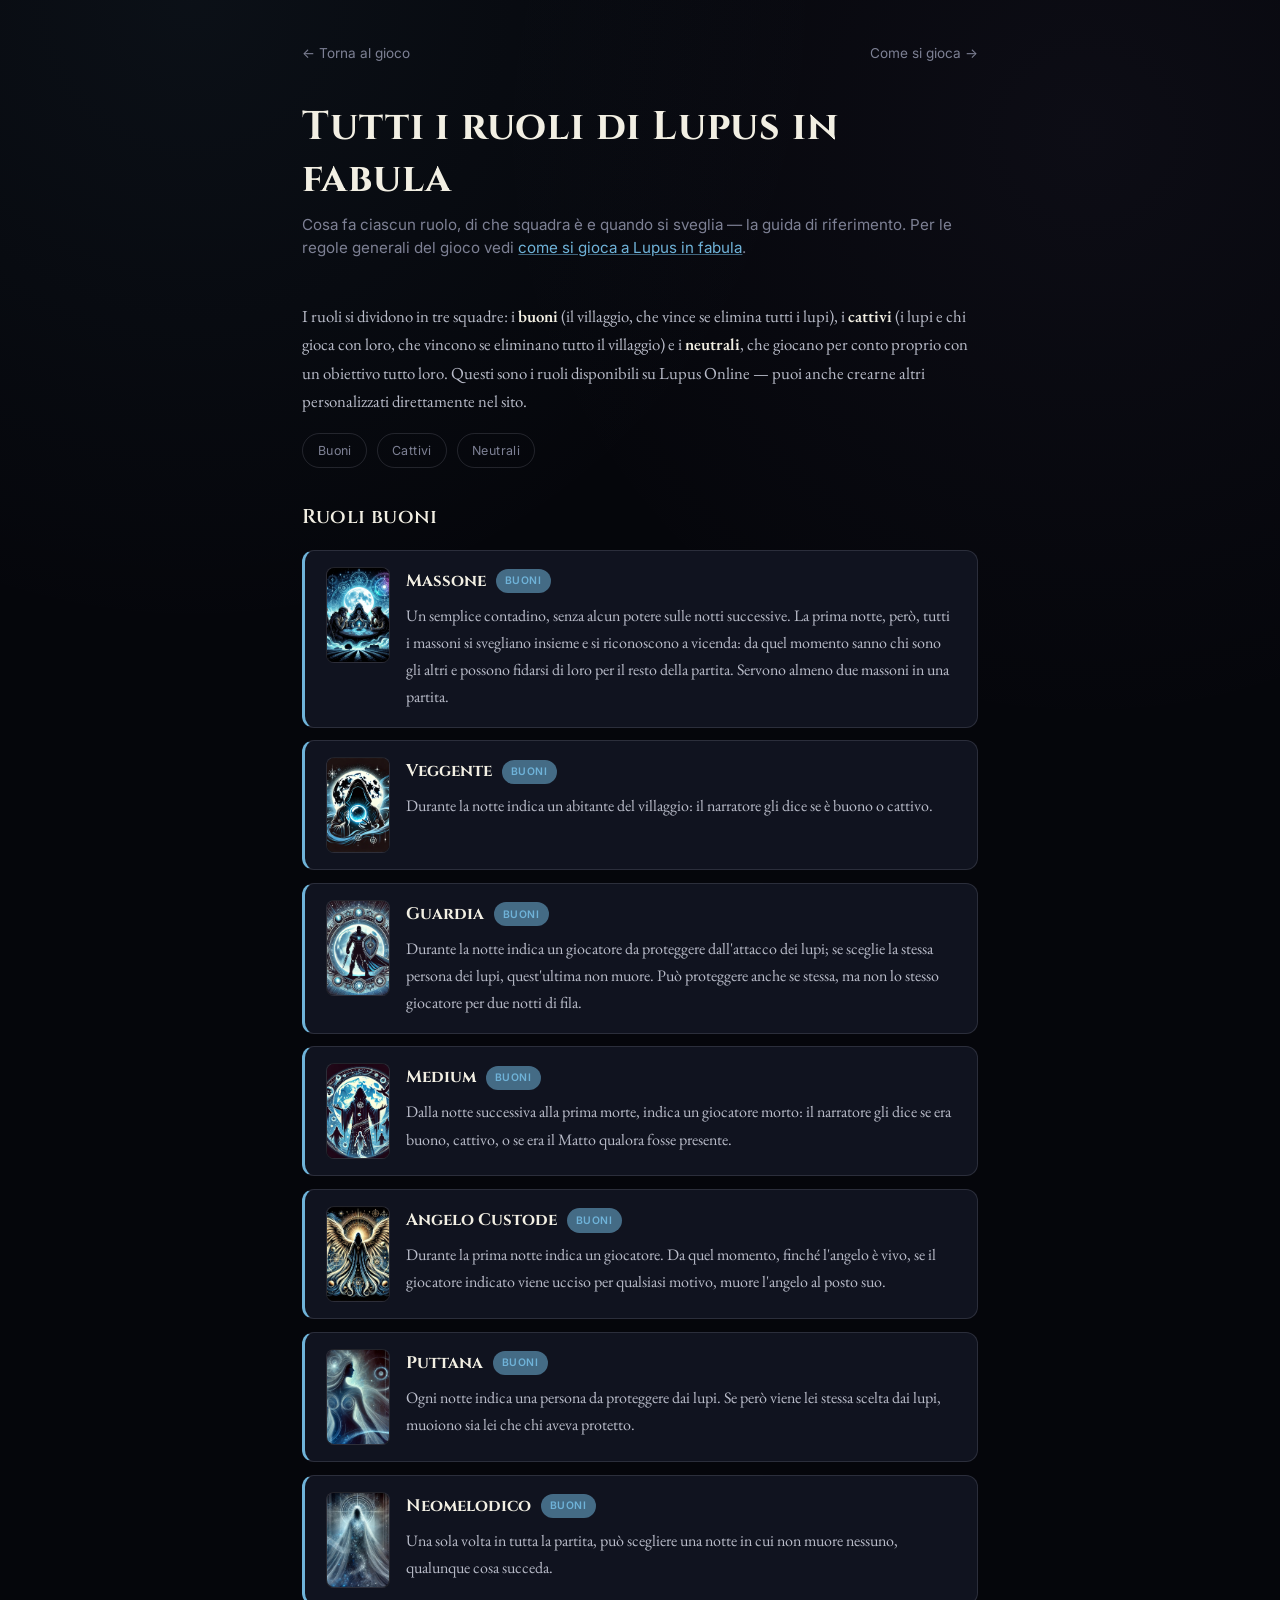
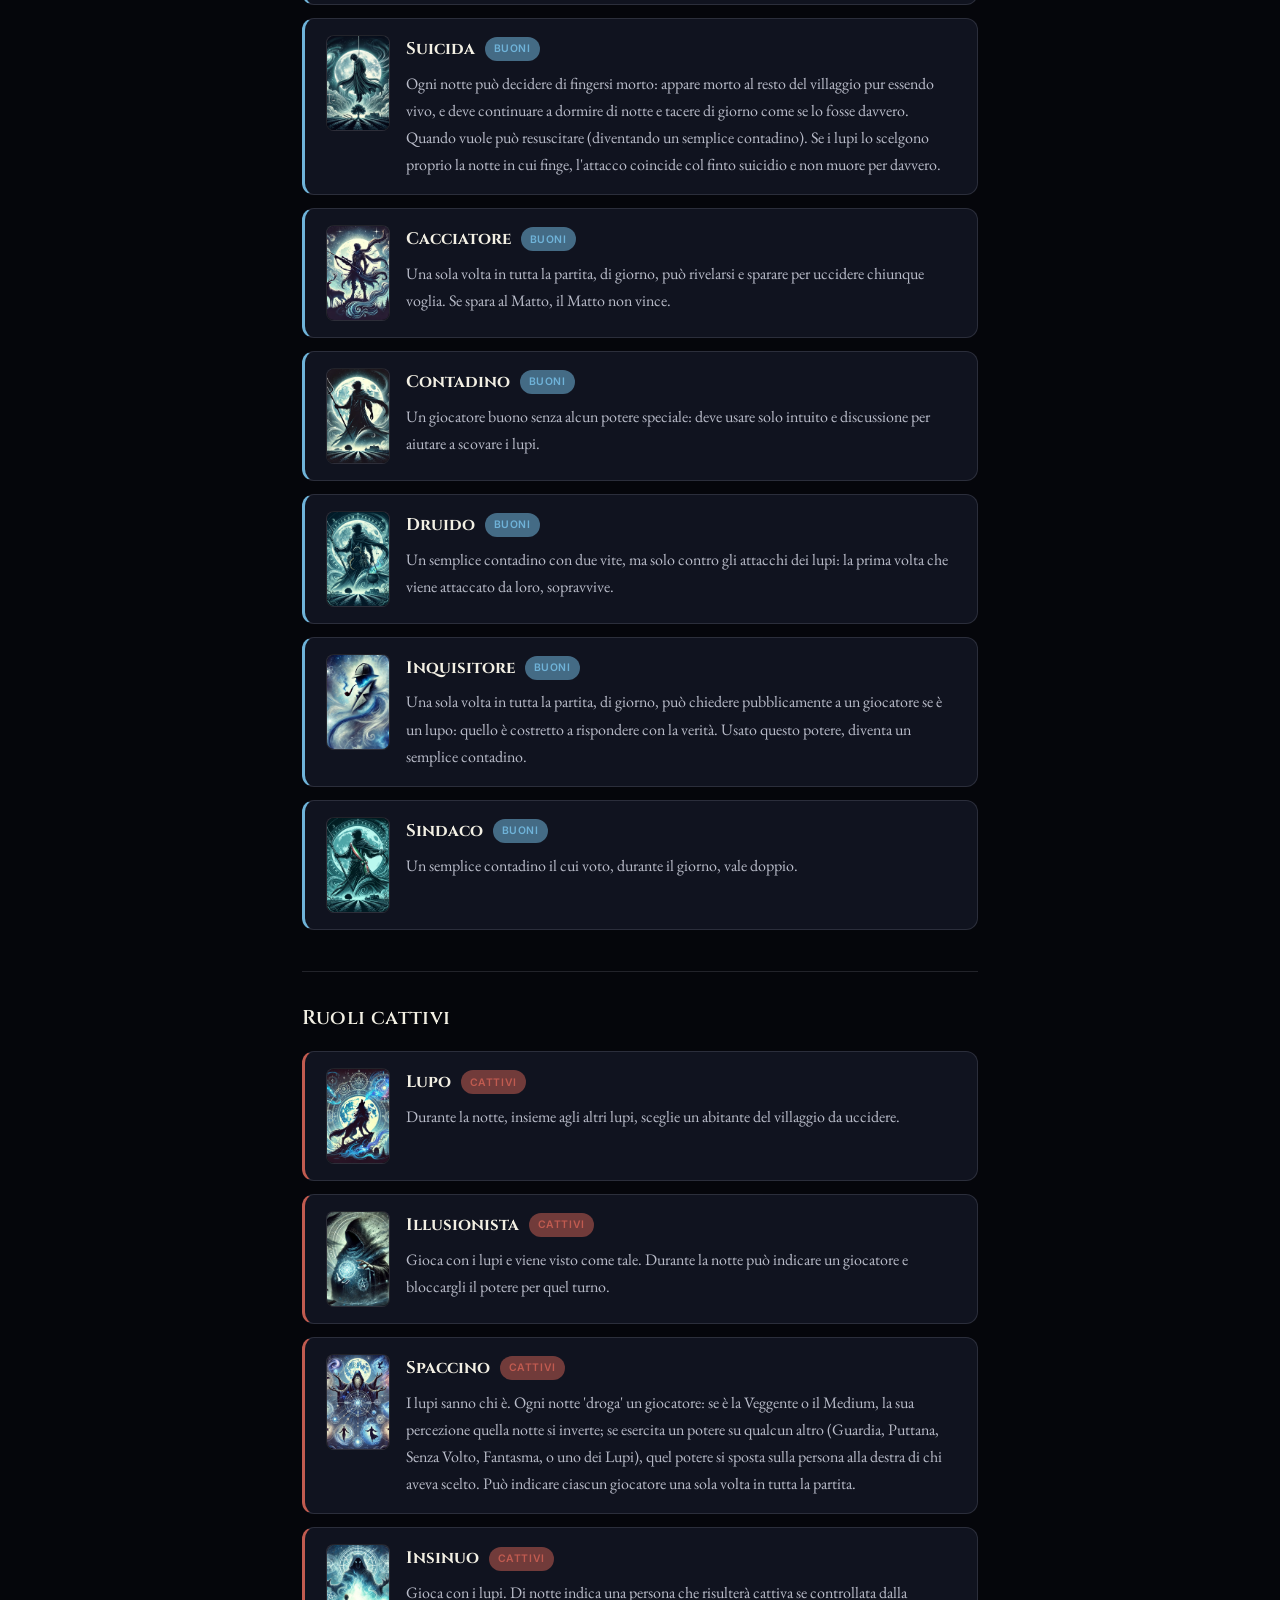
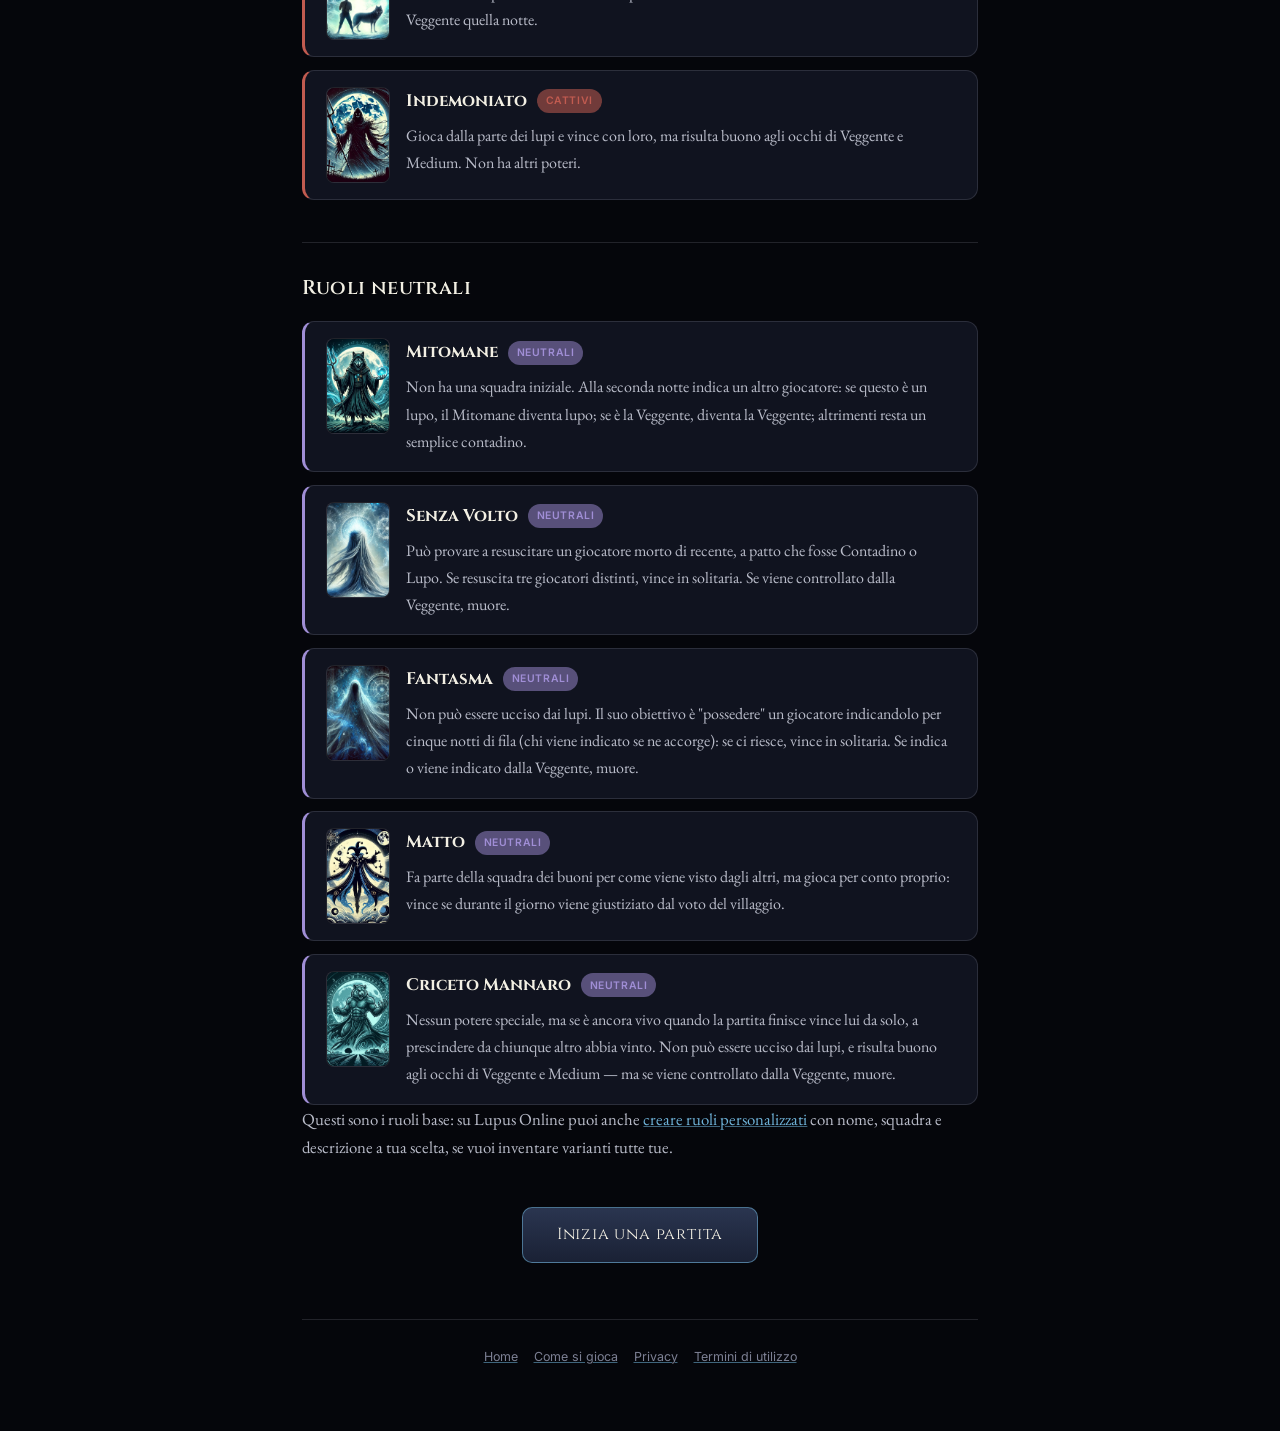
<file: ruoli.html>
<!DOCTYPE html>
<html lang="it">
<head>
    <meta charset="UTF-8">
    <meta name="viewport" content="width=device-width, initial-scale=1.0">
    <title>Tutti i ruoli di Lupus in fabula spiegati | Lupus</title>
    <meta name="description" content="L'elenco completo dei ruoli di Lupus in fabula (il gioco del villaggio): Lupo, Veggente, Guardia, Cacciatore, Matto e tutti gli altri, con la spiegazione di cosa fa ciascuno e di che squadra è.">
    <meta name="keywords" content="ruoli lupus in fabula, elenco ruoli lupus in fabula, personaggi gioco del villaggio, ruoli werewolf, ruolo veggente lupus, ruolo lupo lupus in fabula">
    <meta name="robots" content="index, follow">
    <link rel="canonical" href="https://www.lupusonline.it/ruoli">

    <meta property="og:type" content="article">
    <meta property="og:url" content="https://www.lupusonline.it/ruoli">
    <meta property="og:title" content="Tutti i ruoli di Lupus in fabula spiegati">
    <meta property="og:description" content="L'elenco completo dei ruoli di Lupus in fabula: cosa fa ciascuno, di che squadra è e quando si sveglia.">
    <meta property="og:site_name" content="Lupus in Fabula Online">
    <meta property="og:image" content="https://www.lupusonline.it/assets/icons/og-image.png">
    <meta property="og:locale" content="it_IT">

    <link rel="icon" type="image/png" href="./assets/icons/icon-192.png">
    <link rel="preconnect" href="https://fonts.googleapis.com">
    <link rel="preconnect" href="https://fonts.gstatic.com" crossorigin>
    <link href="https://fonts.googleapis.com/css2?family=Cinzel:wght@500;600;700&family=EB+Garamond:ital,wght@0,400;0,500;1,400&family=Inter:wght@400;500;600;700&display=swap" rel="stylesheet">
    <link rel="stylesheet" href="./assets/contenuti.css">

    <script type="application/ld+json">
    {
      "@context": "https://schema.org",
      "@type": "ItemList",
      "name": "Ruoli di Lupus in fabula",
      "description": "L'elenco dei ruoli giocabili in Lupus in fabula, con la spiegazione di cosa fa ciascuno.",
      "inLanguage": "it",
      "mainEntityOfPage": "https://www.lupusonline.it/ruoli"
    }
    </script>
</head>
<body>
    <div class="pagina">
        <div class="pagina-nav-alto">
            <a class="torna" href="./">← Torna al gioco</a>
            <a class="torna" href="./come-si-gioca">Come si gioca →</a>
        </div>

        <h1>Tutti i ruoli di Lupus in fabula</h1>
        <p class="sottotitolo-pagina">Cosa fa ciascun ruolo, di che squadra è e quando si sveglia — la guida di riferimento. Per le regole generali del gioco vedi <a href="./come-si-gioca">come si gioca a Lupus in fabula</a>.</p>

        <p>I ruoli si dividono in tre squadre: i <strong>buoni</strong> (il villaggio, che vince se elimina tutti i lupi), i <strong>cattivi</strong> (i lupi e chi gioca con loro, che vincono se eliminano tutto il villaggio) e i <strong>neutrali</strong>, che giocano per conto proprio con un obiettivo tutto loro. Questi sono i ruoli disponibili su Lupus Online — puoi anche crearne altri personalizzati direttamente nel sito.</p>

        <div class="filtro-squadre">
            <a href="#buoni">Buoni</a>
            <a href="#cattivi">Cattivi</a>
            <a href="#neutrali">Neutrali</a>
        </div>

        <h2 id="buoni">Ruoli buoni</h2>
        <div class="ruoli-lista">
            <div class="ruolo-voce" data-squadra="buoni">
                <img class="ruolo-immagine" src="./assets/cards/massone.webp" alt="Carta del ruolo Massone" loading="lazy" onerror="this.remove()">
                <div class="ruolo-corpo">
                    <h3>Massone <span class="squadra-tag">Buoni</span></h3>
                    <p>Un semplice contadino, senza alcun potere sulle notti successive. La prima notte, però, tutti i massoni si svegliano insieme e si riconoscono a vicenda: da quel momento sanno chi sono gli altri e possono fidarsi di loro per il resto della partita. Servono almeno due massoni in una partita.</p>
                </div>
            </div>
            <div class="ruolo-voce" data-squadra="buoni">
                <img class="ruolo-immagine" src="./assets/cards/veggente.webp" alt="Carta del ruolo Veggente" loading="lazy" onerror="this.remove()">
                <div class="ruolo-corpo">
                    <h3>Veggente <span class="squadra-tag">Buoni</span></h3>
                    <p>Durante la notte indica un abitante del villaggio: il narratore gli dice se è buono o cattivo.</p>
                </div>
            </div>
            <div class="ruolo-voce" data-squadra="buoni">
                <img class="ruolo-immagine" src="./assets/cards/guardia.webp" alt="Carta del ruolo Guardia" loading="lazy" onerror="this.remove()">
                <div class="ruolo-corpo">
                    <h3>Guardia <span class="squadra-tag">Buoni</span></h3>
                    <p>Durante la notte indica un giocatore da proteggere dall'attacco dei lupi; se sceglie la stessa persona dei lupi, quest'ultima non muore. Può proteggere anche se stessa, ma non lo stesso giocatore per due notti di fila.</p>
                </div>
            </div>
            <div class="ruolo-voce" data-squadra="buoni">
                <img class="ruolo-immagine" src="./assets/cards/medium.webp" alt="Carta del ruolo Medium" loading="lazy" onerror="this.remove()">
                <div class="ruolo-corpo">
                    <h3>Medium <span class="squadra-tag">Buoni</span></h3>
                    <p>Dalla notte successiva alla prima morte, indica un giocatore morto: il narratore gli dice se era buono, cattivo, o se era il Matto qualora fosse presente.</p>
                </div>
            </div>
            <div class="ruolo-voce" data-squadra="buoni">
                <img class="ruolo-immagine" src="./assets/cards/angelo.webp" alt="Carta del ruolo Angelo Custode" loading="lazy" onerror="this.remove()">
                <div class="ruolo-corpo">
                    <h3>Angelo Custode <span class="squadra-tag">Buoni</span></h3>
                    <p>Durante la prima notte indica un giocatore. Da quel momento, finché l'angelo è vivo, se il giocatore indicato viene ucciso per qualsiasi motivo, muore l'angelo al posto suo.</p>
                </div>
            </div>
            <div class="ruolo-voce" data-squadra="buoni">
                <img class="ruolo-immagine" src="./assets/cards/puttana.webp" alt="Carta del ruolo Puttana" loading="lazy" onerror="this.remove()">
                <div class="ruolo-corpo">
                    <h3>Puttana <span class="squadra-tag">Buoni</span></h3>
                    <p>Ogni notte indica una persona da proteggere dai lupi. Se però viene lei stessa scelta dai lupi, muoiono sia lei che chi aveva protetto.</p>
                </div>
            </div>
            <div class="ruolo-voce" data-squadra="buoni">
                <img class="ruolo-immagine" src="./assets/cards/neomelodico.webp" alt="Carta del ruolo Neomelodico" loading="lazy" onerror="this.remove()">
                <div class="ruolo-corpo">
                    <h3>Neomelodico <span class="squadra-tag">Buoni</span></h3>
                    <p>Una sola volta in tutta la partita, può scegliere una notte in cui non muore nessuno, qualunque cosa succeda.</p>
                </div>
            </div>
            <div class="ruolo-voce" data-squadra="buoni">
                <img class="ruolo-immagine" src="./assets/cards/suicida.webp" alt="Carta del ruolo Suicida" loading="lazy" onerror="this.remove()">
                <div class="ruolo-corpo">
                    <h3>Suicida <span class="squadra-tag">Buoni</span></h3>
                    <p>Ogni notte può decidere di fingersi morto: appare morto al resto del villaggio pur essendo vivo, e deve continuare a dormire di notte e tacere di giorno come se lo fosse davvero. Quando vuole può resuscitare (diventando un semplice contadino). Se i lupi lo scelgono proprio la notte in cui finge, l'attacco coincide col finto suicidio e non muore per davvero.</p>
                </div>
            </div>
            <div class="ruolo-voce" data-squadra="buoni">
                <img class="ruolo-immagine" src="./assets/cards/cacciatore.webp" alt="Carta del ruolo Cacciatore" loading="lazy" onerror="this.remove()">
                <div class="ruolo-corpo">
                    <h3>Cacciatore <span class="squadra-tag">Buoni</span></h3>
                    <p>Una sola volta in tutta la partita, di giorno, può rivelarsi e sparare per uccidere chiunque voglia. Se spara al Matto, il Matto non vince.</p>
                </div>
            </div>
            <div class="ruolo-voce" data-squadra="buoni">
                <img class="ruolo-immagine" src="./assets/cards/contadino.webp" alt="Carta del ruolo Contadino" loading="lazy" onerror="this.remove()">
                <div class="ruolo-corpo">
                    <h3>Contadino <span class="squadra-tag">Buoni</span></h3>
                    <p>Un giocatore buono senza alcun potere speciale: deve usare solo intuito e discussione per aiutare a scovare i lupi.</p>
                </div>
            </div>
            <div class="ruolo-voce" data-squadra="buoni">
                <img class="ruolo-immagine" src="./assets/cards/druido.webp" alt="Carta del ruolo Druido" loading="lazy" onerror="this.remove()">
                <div class="ruolo-corpo">
                    <h3>Druido <span class="squadra-tag">Buoni</span></h3>
                    <p>Un semplice contadino con due vite, ma solo contro gli attacchi dei lupi: la prima volta che viene attaccato da loro, sopravvive.</p>
                </div>
            </div>
            <div class="ruolo-voce" data-squadra="buoni">
                <img class="ruolo-immagine" src="./assets/cards/inquisitore.webp" alt="Carta del ruolo Inquisitore" loading="lazy" onerror="this.remove()">
                <div class="ruolo-corpo">
                    <h3>Inquisitore <span class="squadra-tag">Buoni</span></h3>
                    <p>Una sola volta in tutta la partita, di giorno, può chiedere pubblicamente a un giocatore se è un lupo: quello è costretto a rispondere con la verità. Usato questo potere, diventa un semplice contadino.</p>
                </div>
            </div>
            <div class="ruolo-voce" data-squadra="buoni">
                <img class="ruolo-immagine" src="./assets/cards/sindaco.webp" alt="Carta del ruolo Sindaco" loading="lazy" onerror="this.remove()">
                <div class="ruolo-corpo">
                    <h3>Sindaco <span class="squadra-tag">Buoni</span></h3>
                    <p>Un semplice contadino il cui voto, durante il giorno, vale doppio.</p>
                </div>
            </div>
        </div>

        <h2 id="cattivi">Ruoli cattivi</h2>
        <div class="ruoli-lista">
            <div class="ruolo-voce" data-squadra="cattivi">
                <img class="ruolo-immagine" src="./assets/cards/lupo.webp" alt="Carta del ruolo Lupo" loading="lazy" onerror="this.remove()">
                <div class="ruolo-corpo">
                    <h3>Lupo <span class="squadra-tag">Cattivi</span></h3>
                    <p>Durante la notte, insieme agli altri lupi, sceglie un abitante del villaggio da uccidere.</p>
                </div>
            </div>
            <div class="ruolo-voce" data-squadra="cattivi">
                <img class="ruolo-immagine" src="./assets/cards/illusionista.webp" alt="Carta del ruolo Illusionista" loading="lazy" onerror="this.remove()">
                <div class="ruolo-corpo">
                    <h3>Illusionista <span class="squadra-tag">Cattivi</span></h3>
                    <p>Gioca con i lupi e viene visto come tale. Durante la notte può indicare un giocatore e bloccargli il potere per quel turno.</p>
                </div>
            </div>
            <div class="ruolo-voce" data-squadra="cattivi">
                <img class="ruolo-immagine" src="./assets/cards/spaccino.webp" alt="Carta del ruolo Spaccino" loading="lazy" onerror="this.remove()">
                <div class="ruolo-corpo">
                    <h3>Spaccino <span class="squadra-tag">Cattivi</span></h3>
                    <p>I lupi sanno chi è. Ogni notte 'droga' un giocatore: se è la Veggente o il Medium, la sua percezione quella notte si inverte; se esercita un potere su qualcun altro (Guardia, Puttana, Senza Volto, Fantasma, o uno dei Lupi), quel potere si sposta sulla persona alla destra di chi aveva scelto. Può indicare ciascun giocatore una sola volta in tutta la partita.</p>
                </div>
            </div>
            <div class="ruolo-voce" data-squadra="cattivi">
                <img class="ruolo-immagine" src="./assets/cards/insinuo.webp" alt="Carta del ruolo Insinuo" loading="lazy" onerror="this.remove()">
                <div class="ruolo-corpo">
                    <h3>Insinuo <span class="squadra-tag">Cattivi</span></h3>
                    <p>Gioca con i lupi. Di notte indica una persona che risulterà cattiva se controllata dalla Veggente quella notte.</p>
                </div>
            </div>
            <div class="ruolo-voce" data-squadra="cattivi">
                <img class="ruolo-immagine" src="./assets/cards/indemoniato.webp" alt="Carta del ruolo Indemoniato" loading="lazy" onerror="this.remove()">
                <div class="ruolo-corpo">
                    <h3>Indemoniato <span class="squadra-tag">Cattivi</span></h3>
                    <p>Gioca dalla parte dei lupi e vince con loro, ma risulta buono agli occhi di Veggente e Medium. Non ha altri poteri.</p>
                </div>
            </div>
        </div>

        <h2 id="neutrali">Ruoli neutrali</h2>
        <div class="ruoli-lista">
            <div class="ruolo-voce" data-squadra="neutrali">
                <img class="ruolo-immagine" src="./assets/cards/mitomane.webp" alt="Carta del ruolo Mitomane" loading="lazy" onerror="this.remove()">
                <div class="ruolo-corpo">
                    <h3>Mitomane <span class="squadra-tag">Neutrali</span></h3>
                    <p>Non ha una squadra iniziale. Alla seconda notte indica un altro giocatore: se questo è un lupo, il Mitomane diventa lupo; se è la Veggente, diventa la Veggente; altrimenti resta un semplice contadino.</p>
                </div>
            </div>
            <div class="ruolo-voce" data-squadra="neutrali">
                <img class="ruolo-immagine" src="./assets/cards/senza_volto.webp" alt="Carta del ruolo Senza Volto" loading="lazy" onerror="this.remove()">
                <div class="ruolo-corpo">
                    <h3>Senza Volto <span class="squadra-tag">Neutrali</span></h3>
                    <p>Può provare a resuscitare un giocatore morto di recente, a patto che fosse Contadino o Lupo. Se resuscita tre giocatori distinti, vince in solitaria. Se viene controllato dalla Veggente, muore.</p>
                </div>
            </div>
            <div class="ruolo-voce" data-squadra="neutrali">
                <img class="ruolo-immagine" src="./assets/cards/fantasma.webp" alt="Carta del ruolo Fantasma" loading="lazy" onerror="this.remove()">
                <div class="ruolo-corpo">
                    <h3>Fantasma <span class="squadra-tag">Neutrali</span></h3>
                    <p>Non può essere ucciso dai lupi. Il suo obiettivo è "possedere" un giocatore indicandolo per cinque notti di fila (chi viene indicato se ne accorge): se ci riesce, vince in solitaria. Se indica o viene indicato dalla Veggente, muore.</p>
                </div>
            </div>
            <div class="ruolo-voce" data-squadra="neutrali">
                <img class="ruolo-immagine" src="./assets/cards/matto.webp" alt="Carta del ruolo Matto" loading="lazy" onerror="this.remove()">
                <div class="ruolo-corpo">
                    <h3>Matto <span class="squadra-tag">Neutrali</span></h3>
                    <p>Fa parte della squadra dei buoni per come viene visto dagli altri, ma gioca per conto proprio: vince se durante il giorno viene giustiziato dal voto del villaggio.</p>
                </div>
            </div>
            <div class="ruolo-voce" data-squadra="neutrali">
                <img class="ruolo-immagine" src="./assets/cards/criceto_mannaro.webp" alt="Carta del ruolo Criceto Mannaro" loading="lazy" onerror="this.remove()">
                <div class="ruolo-corpo">
                    <h3>Criceto Mannaro <span class="squadra-tag">Neutrali</span></h3>
                    <p>Nessun potere speciale, ma se è ancora vivo quando la partita finisce vince lui da solo, a prescindere da chiunque altro abbia vinto. Non può essere ucciso dai lupi, e risulta buono agli occhi di Veggente e Medium — ma se viene controllato dalla Veggente, muore.</p>
                </div>
            </div>
        </div>

        <p>Questi sono i ruoli base: su Lupus Online puoi anche <a href="./">creare ruoli personalizzati</a> con nome, squadra e descrizione a tua scelta, se vuoi inventare varianti tutte tue.</p>

        <div class="cta-wrap">
            <a class="cta" href="./">Inizia una partita</a>
        </div>

        <footer class="pagina-footer">
            <a href="./">Home</a>
            <a href="./come-si-gioca">Come si gioca</a>
            <a href="./privacy">Privacy</a>
            <a href="./termini">Termini di utilizzo</a>
        </footer>
    </div>
</body>
</html>
</file>
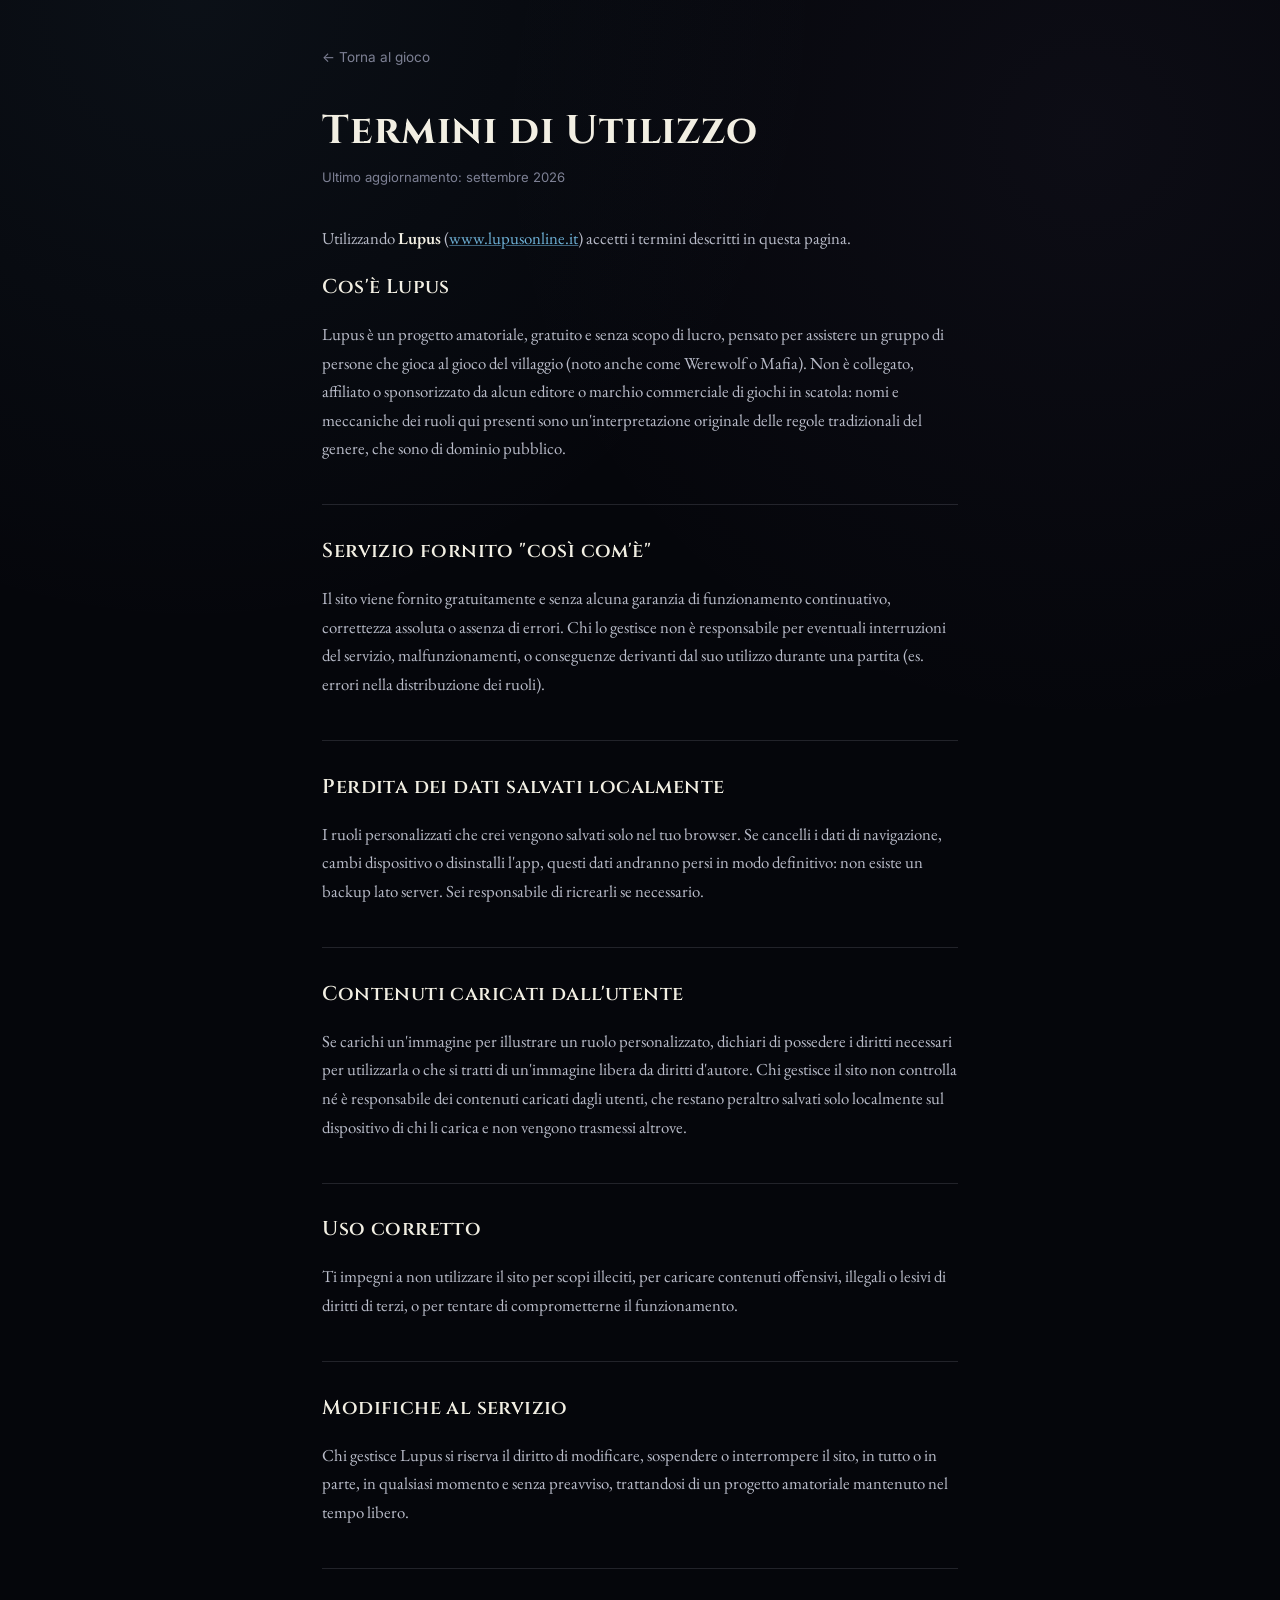
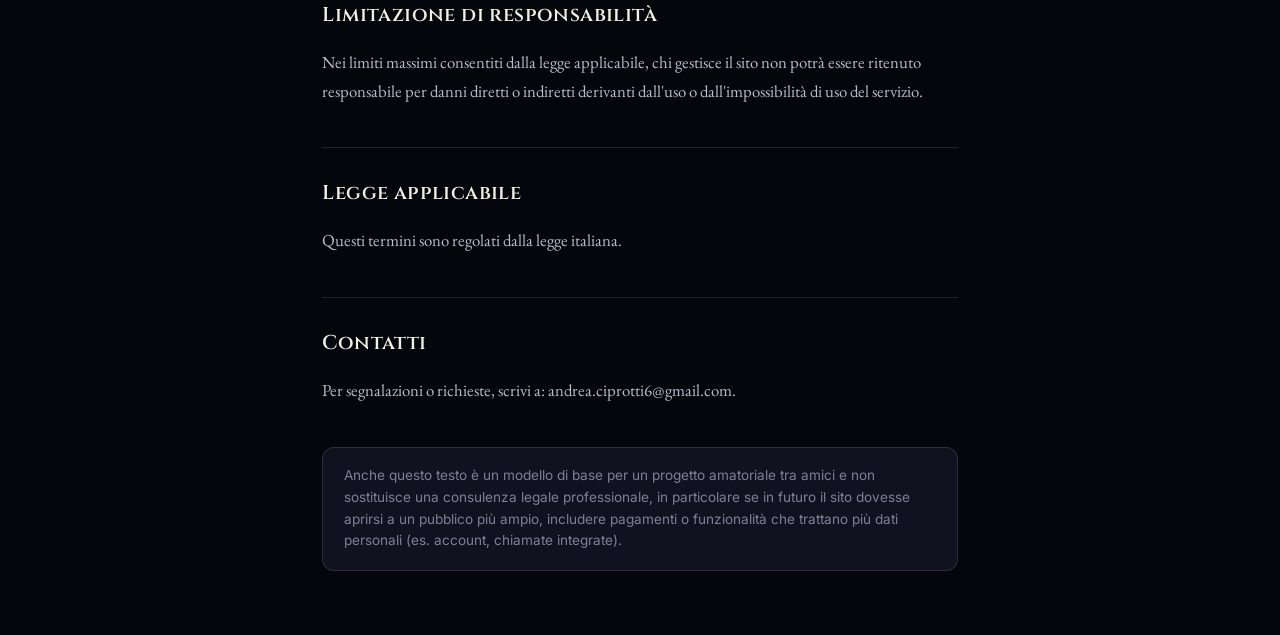
<file: termini.html>
<!DOCTYPE html>
<html lang="it">
<head>
    <meta charset="UTF-8">
    <meta name="viewport" content="width=device-width, initial-scale=1.0">
    <title>Termini di Utilizzo — Lupus</title>
    <meta name="robots" content="noindex, follow">
    <link rel="icon" type="image/png" href="./assets/icons/icon-192.png">
    <link rel="preconnect" href="https://fonts.googleapis.com">
    <link rel="preconnect" href="https://fonts.gstatic.com" crossorigin>
    <link href="https://fonts.googleapis.com/css2?family=Cinzel:wght@500;600;700&family=EB+Garamond:ital,wght@0,400;0,500;1,400&family=Inter:wght@400;500;600;700&display=swap" rel="stylesheet">
    <link rel="stylesheet" href="./assets/contenuti.css">
</head>
<body>
    <div class="contenuto">
        <a class="torna" href="./">← Torna al gioco</a>
        <h1>Termini di Utilizzo</h1>
        <p class="aggiornato">Ultimo aggiornamento: settembre 2026</p>

        <p>Utilizzando <strong>Lupus</strong> (<a href="https://www.lupusonline.it">www.lupusonline.it</a>) accetti i termini descritti in questa pagina.</p>

        <h2>Cos'è Lupus</h2>
        <p>Lupus è un progetto amatoriale, gratuito e senza scopo di lucro, pensato per assistere un gruppo di persone che gioca al gioco del villaggio (noto anche come Werewolf o Mafia). Non è collegato, affiliato o sponsorizzato da alcun editore o marchio commerciale di giochi in scatola: nomi e meccaniche dei ruoli qui presenti sono un'interpretazione originale delle regole tradizionali del genere, che sono di dominio pubblico.</p>

        <h2>Servizio fornito "così com'è"</h2>
        <p>Il sito viene fornito gratuitamente e senza alcuna garanzia di funzionamento continuativo, correttezza assoluta o assenza di errori. Chi lo gestisce non è responsabile per eventuali interruzioni del servizio, malfunzionamenti, o conseguenze derivanti dal suo utilizzo durante una partita (es. errori nella distribuzione dei ruoli).</p>

        <h2>Perdita dei dati salvati localmente</h2>
        <p>I ruoli personalizzati che crei vengono salvati solo nel tuo browser. Se cancelli i dati di navigazione, cambi dispositivo o disinstalli l'app, questi dati andranno persi in modo definitivo: non esiste un backup lato server. Sei responsabile di ricrearli se necessario.</p>

        <h2>Contenuti caricati dall'utente</h2>
        <p>Se carichi un'immagine per illustrare un ruolo personalizzato, dichiari di possedere i diritti necessari per utilizzarla o che si tratti di un'immagine libera da diritti d'autore. Chi gestisce il sito non controlla né è responsabile dei contenuti caricati dagli utenti, che restano peraltro salvati solo localmente sul dispositivo di chi li carica e non vengono trasmessi altrove.</p>

        <h2>Uso corretto</h2>
        <p>Ti impegni a non utilizzare il sito per scopi illeciti, per caricare contenuti offensivi, illegali o lesivi di diritti di terzi, o per tentare di comprometterne il funzionamento.</p>

        <h2>Modifiche al servizio</h2>
        <p>Chi gestisce Lupus si riserva il diritto di modificare, sospendere o interrompere il sito, in tutto o in parte, in qualsiasi momento e senza preavviso, trattandosi di un progetto amatoriale mantenuto nel tempo libero.</p>

        <h2>Limitazione di responsabilità</h2>
        <p>Nei limiti massimi consentiti dalla legge applicabile, chi gestisce il sito non potrà essere ritenuto responsabile per danni diretti o indiretti derivanti dall'uso o dall'impossibilità di uso del servizio.</p>

        <h2>Legge applicabile</h2>
        <p>Questi termini sono regolati dalla legge italiana.</p>

        <h2>Contatti</h2>
        <p>Per segnalazioni o richieste, scrivi a: andrea.ciprotti6@gmail.com.</p>

        <div class="nota">
            Anche questo testo è un modello di base per un progetto amatoriale tra amici e non sostituisce una consulenza legale professionale, in particolare se in futuro il sito dovesse aprirsi a un pubblico più ampio, includere pagamenti o funzionalità che trattano più dati personali (es. account, chiamate integrate).
        </div>
    </div>
</body>
</html>
</file>
<file: assets/contenuti.css>
/* ==========================================================
   Foglio di stile condiviso dalle pagine di contenuto SEO
   (come-si-gioca.html, ruoli.html): stessa palette e stessi
   font della app in index.html, ma pensato per testo lungo e
   leggibile invece che per le "scene" di gioco.
   ========================================================== */
:root{
    --ink:#05060b;
    --ink-2:#0b0e18;
    --panel:#10131f;
    --panel-2:#171b2b;
    --line: rgba(210,214,230,.14);
    --moon:#f2efe3;
    --moon-dim:#b9bcc9;
    --moon-fioco:#7d8094;

    --buoni:#6fb3d9;
    --buoni-glow: rgba(111,179,217,.55);
    --cattivi:#c15b50;
    --cattivi-glow: rgba(193,91,80,.55);
    --neutrali:#a08ed6;
    --neutrali-glow: rgba(160,142,214,.5);

    --oro:#d8c48a;
    --oro-glow: rgba(216,196,138,.55);

    --font-display:'Cinzel', serif;
    --font-deco:'Cinzel Decorative', serif;
    --font-body:'EB Garamond', serif;
    --font-ui:'Inter', sans-serif;
}

*{ box-sizing: border-box; }
html,body{ min-height:100%; }
body{
    margin:0; background: var(--ink); color: var(--moon-dim);
    font-family: var(--font-body); font-size:1.05rem; line-height:1.7;
    background-image:
        radial-gradient(circle at 15% 0%, rgba(111,179,217,.06), transparent 45%),
        radial-gradient(circle at 85% 15%, rgba(160,142,214,.05), transparent 45%);
    background-attachment: fixed;
}

.pagina{ max-width: 720px; margin:0 auto; padding: 2.6rem 1.4rem 4rem; }

/* Pagine legali (privacy.html, termini.html): stessa impostazione di
   .pagina ma con le classi già presenti in quei due file, per non dover
   toccare il loro markup. */
.contenuto{ max-width: 680px; margin:0 auto; padding: 2.6rem 1.4rem 4rem; }
.aggiornato{
    font-family: var(--font-ui); font-size:.82rem; color: var(--moon-fioco);
    margin: 0 0 2.2rem;
}
.nota{
    margin-top:2.6rem; padding:1.1rem 1.3rem;
    background: var(--panel); border:1px solid var(--line); border-radius:12px;
    font-family: var(--font-ui); font-size:.85rem; color: var(--moon-fioco); line-height:1.6;
}

.torna{
    display:inline-flex; align-items:center; gap:.4rem; margin-bottom:2.2rem;
    font-family: var(--font-ui); font-size:.85rem; color: var(--moon-fioco);
    text-decoration:none; border-bottom:1px solid transparent; transition: all .2s ease;
}
.torna:hover{ color: var(--moon-dim); border-color: var(--line); }

/* Riga di navigazione in cima alle pagine di contenuto: "torna al gioco"
   più il link all'altra pagina di contenuto, per muoversi fra le due
   senza dover scendere fino al footer — niente navbar vera e propria,
   resta coerente con lo stile minimale del sito. */
.pagina-nav-alto{
    display:flex; justify-content:space-between; flex-wrap:wrap; gap:.6rem 1.2rem;
    margin-bottom:2.2rem;
}
.pagina-nav-alto .torna{ margin-bottom:0; }

h1{
    font-family: var(--font-display); color: var(--moon);
    font-size: clamp(1.7rem, 5vw, 2.5rem); letter-spacing:.02em;
    line-height:1.3; margin: 0 0 .6rem;
}
.sottotitolo-pagina{
    font-family: var(--font-ui); font-size:.95rem; color: var(--moon-fioco);
    margin: 0 0 2.6rem; line-height:1.5;
}
h2{
    font-family: var(--font-display); color: var(--moon);
    font-size:1.25rem; letter-spacing:.02em; font-weight:600;
    margin: 2.6rem 0 1rem; padding-top:1.8rem; border-top:1px solid var(--line);
}
h2:first-of-type{ border-top:none; padding-top:0; margin-top:0; }
h3{ font-family: var(--font-display); color: var(--moon); font-size:1.05rem; margin:0 0 .4rem; }

p{ margin:0 0 1.1rem; }
strong{ color: var(--moon); font-weight:600; }
ul, ol{ padding-left:1.3rem; margin:0 0 1.1rem; }
li{ margin-bottom:.5rem; }
a{ color: var(--buoni); text-decoration-color: var(--buoni-glow); }
a:hover{ color: var(--moon); }

.cta-wrap{ text-align:center; margin: 2.8rem 0 1.4rem; }
.cta{
    display:inline-block;
    font-family: var(--font-display); font-size:1rem; letter-spacing:.05em;
    text-decoration:none; color: var(--moon);
    background: linear-gradient(180deg, #2a3550, #1a2135);
    border:1px solid rgba(111,179,217,.55); border-radius:10px;
    padding:.85rem 2.1rem; transition: all .25s ease;
}
.cta:hover{ border-color: var(--buoni); box-shadow: 0 0 20px var(--buoni-glow); color: var(--moon); }

/* elenco ruoli */
.filtro-squadre{
    display:flex; gap:.6rem; flex-wrap:wrap; margin: 0 0 2rem;
}
.filtro-squadre a{
    font-family: var(--font-ui); font-size:.78rem; letter-spacing:.03em;
    text-decoration:none; color: var(--moon-fioco);
    border:1px solid var(--line); border-radius:20px; padding:.35rem .9rem;
    transition: all .2s ease;
}
.filtro-squadre a:hover{ color: var(--moon); border-color: var(--moon-dim); }
.ruoli-lista{ display:flex; flex-direction:column; gap:.8rem; }
.ruolo-voce{
    display:flex; gap:1rem; align-items:flex-start;
    background: var(--panel); border:1px solid var(--line); border-radius:12px;
    padding:1rem 1.3rem; border-left-width:3px; scroll-margin-top: 1.5rem;
}
.ruolo-voce[data-squadra="buoni"]{ border-left-color: var(--buoni); }
.ruolo-voce[data-squadra="cattivi"]{ border-left-color: var(--cattivi); }
.ruolo-voce[data-squadra="neutrali"]{ border-left-color: var(--neutrali); }
.ruolo-immagine{
    flex-shrink:0; width:64px; aspect-ratio: 2 / 3; border-radius:8px;
    object-fit:cover; background: linear-gradient(180deg, #12131c, #05060b);
    border:1px solid var(--line);
}
.ruolo-corpo{ flex:1; min-width:0; }
.ruolo-voce h3{ display:flex; align-items:center; gap:.6rem; flex-wrap:wrap; }
.squadra-tag{
    font-family: var(--font-ui); font-size:.65rem; letter-spacing:.06em; text-transform:uppercase;
    font-weight:600; padding:.2rem .55rem; border-radius:20px;
}
.ruolo-voce[data-squadra="buoni"] .squadra-tag{ color: var(--buoni); background: var(--buoni-glow); }
.ruolo-voce[data-squadra="cattivi"] .squadra-tag{ color: var(--cattivi); background: var(--cattivi-glow); }
.ruolo-voce[data-squadra="neutrali"] .squadra-tag{ color: var(--neutrali); background: var(--neutrali-glow); }
.ruolo-voce p{ margin:0; font-size:1rem; }
@media (max-width: 480px){
    .ruolo-immagine{ width:52px; }
}

footer.pagina-footer{
    margin-top:3.5rem; padding-top:1.6rem; border-top:1px solid var(--line);
    font-family: var(--font-ui); font-size:.78rem; color: var(--moon-fioco);
    text-align:center; display:flex; gap:1rem; justify-content:center; flex-wrap:wrap;
}
footer.pagina-footer a{ color: var(--moon-fioco); }
footer.pagina-footer a:hover{ color: var(--moon-dim); }
</file>
